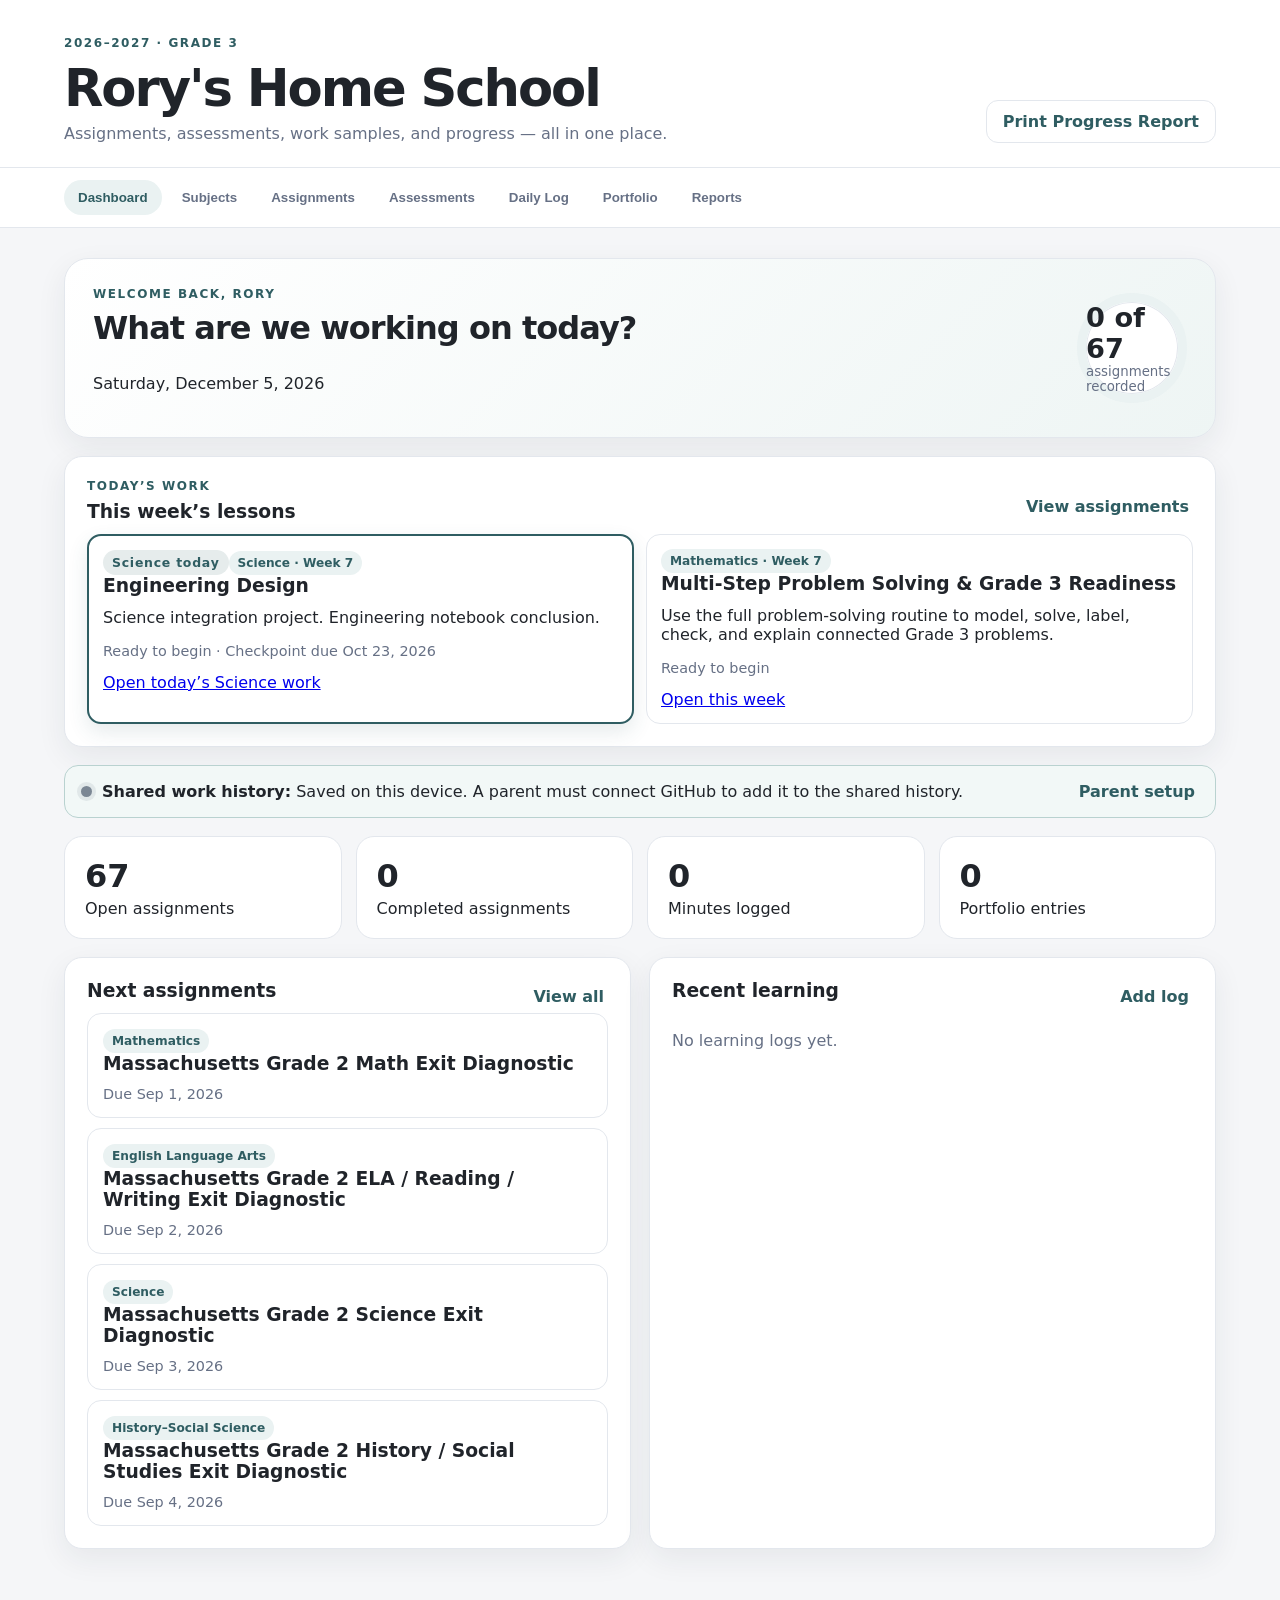
<file: index.html>
<!DOCTYPE html>
<html lang="en">
<head>
  <meta charset="UTF-8">
  <meta name="viewport" content="width=device-width, initial-scale=1.0">
  <title>Rory's Home School</title>
  <link rel="icon" href="favicon.svg" type="image/svg+xml">
  <link rel="stylesheet" href="styles.css">
<link rel="stylesheet" href="ela.css">
<link rel="stylesheet" href="science.css">
<link rel="stylesheet" href="history.css">
<link rel="stylesheet" href="instruction.css?v=20260909a">
</head>
<body>
<header class="site-header">
  <div>
    <p class="eyebrow">2026–2027 · Grade 3</p>
    <h1>Rory's Home School</h1>
    <p class="subtitle">Assignments, assessments, work samples, and progress — all in one place.</p>
  </div>
  <button id="printReportBtn" class="button secondary">Print Progress Report</button>
</header>

<nav class="tabs">
  <button class="tab active" data-view="dashboard">Dashboard</button>
  <button class="tab" data-view="subjects">Subjects</button>
  <button class="tab" data-view="assignments">Assignments</button>
  <button class="tab" data-view="assessments">Assessments</button>
  <button class="tab" data-view="log">Daily Log</button>
  <button class="tab" data-view="portfolio">Portfolio</button>
  <button class="tab" data-view="reports">Reports</button>
</nav>

<main>
<section id="dashboard" class="view active">
  <div class="hero-card">
    <div>
      <p class="eyebrow">Welcome back, Rory</p>
      <h2>What are we working on today?</h2>
      <p id="todayText"></p>
    </div>
    <div class="progress-ring"><span id="overallPercent">0 of 0</span><small>assignments recorded</small></div>
  </div>

  <div class="stats-grid">
    <article class="stat-card"><span class="stat-number" id="dueCount">0</span><span>Open assignments</span></article>
    <article class="stat-card"><span class="stat-number" id="completedCount">0</span><span>Completed assignments</span></article>
    <article class="stat-card"><span class="stat-number" id="minutesCount">0</span><span>Minutes logged</span></article>
    <article class="stat-card"><span class="stat-number" id="portfolioCount">0</span><span>Portfolio entries</span></article>
  </div>

  <div class="two-column">
    <section class="panel">
      <div class="panel-heading"><h3>Next assignments</h3><button class="link-button" data-go="assignments">View all</button></div>
      <div id="nextAssignments" class="stack"></div>
    </section>
    <section class="panel">
      <div class="panel-heading"><h3>Recent learning</h3><button class="link-button" data-go="log">Add log</button></div>
      <div id="recentLogs" class="stack"></div>
    </section>
  </div>
</section>


<section id="subjects" class="view">
  <div class="section-heading">
    <div>
      <p class="eyebrow">California Course of Study</p>
      <h2>Subjects & Topics</h2>
    </div>
  </div>
  <div class="panel standards-note">
    <h3>How this site is organized</h3>
    <p><strong>Instruction from this point forward follows California requirements and standards.</strong> Massachusetts standards are used only for baseline/exit diagnostics to identify what Rory had been taught and mastered before homeschooling began.</p>
  </div>
  <div id="subjectGrid" class="subject-grid"></div>
  <div id="subjectDetail" class="panel subject-detail" hidden></div>
</section>

<section id="assignments" class="view">
  <div class="section-heading">
    <div><p class="eyebrow">Schoolwork</p><h2>Assignments</h2></div>
    <button id="addAssignmentBtn" class="button">+ Add Assignment</button>
  </div>
  <div class="filter-row">
    <select id="subjectFilter">
      <option value="all">All subjects</option><option>English Language Arts</option><option>Mathematics</option>
      <option>Science</option><option>History–Social Science</option><option>Health</option><option>Physical Education</option>
      <option>Fine Arts</option><option>Technology</option>
    </select>
    <select id="statusFilter"><option value="all">All statuses</option><option value="open">Open</option><option value="complete">Complete</option></select>
  </div>
  <div id="assignmentList" class="card-list"></div>
</section>

<section id="assessments" class="view">
  <div class="section-heading"><div><p class="eyebrow">Historical Starting Evidence</p><h2>Completed Baselines & Records</h2></div></div>
  <div class="assessment-intro panel">
    <h3>Assessment phase complete</h3>
    <p>Rory’s completed diagnostics remain here as locked historical starting evidence. Current work is organized in the seven-week California Grade 3 instructional courses, assignments, portfolio, and progress records.</p>
  </div>
  <div id="assessmentList" class="card-list"></div>
</section>

<section id="log" class="view">
  <div class="section-heading"><div><p class="eyebrow">Documentation</p><h2>Daily Learning Log</h2></div></div>
  <form id="logForm" class="panel form-grid">
    <label>Date<input type="date" id="logDate" required></label>
    <label>Subject<select id="logSubject" required>
      <option>English Language Arts</option><option>Mathematics</option><option>Science</option><option>History–Social Science</option>
      <option>Health</option><option>Physical Education</option><option>Fine Arts</option><option>Technology</option>
    </select></label>
    <label>Minutes<input type="number" id="logMinutes" min="1" step="1" required></label>
    <label class="full">What did you work on?<textarea id="logActivity" rows="3" required></textarea></label>
    <label class="full">Notes / what I learned<textarea id="logNotes" rows="3"></textarea></label>
    <div class="full"><button class="button" type="submit">Save Learning Log</button></div>
  </form>
  <div id="logList" class="card-list"></div>
</section>

<section id="portfolio" class="view">
  <div class="section-heading">
    <div><p class="eyebrow">Work Samples</p><h2>Portfolio</h2></div>
    <button id="addPortfolioBtn" class="button">+ Add Work Sample</button>
  </div>
  <p class="section-note">Save a title, description, date, subject, and optional link to a photo, PDF, document, or other work sample.</p>
  <div id="portfolioList" class="card-list"></div>
</section>

<section id="reports" class="view">
  <div class="section-heading"><div><p class="eyebrow">Parent Records</p><h2>Progress Reports</h2></div></div>
  <div class="report-grid">
    <article class="panel"><h3>Current Summary</h3><div id="reportSummary"></div></article>
    <article class="panel">
      <h3>Export Records</h3>
      <p>Export a complete copy of Rory's school record from this browser.</p>
      <div class="button-stack">
        <button id="exportJsonBtn" class="button">Export Full Record (.json)</button>
        <button id="exportCsvBtn" class="button secondary">Export Learning Log (.csv)</button>
      </div>
      <p class="privacy-note"><strong>Backup option:</strong> GitHub work history is managed in the card below. A downloaded export remains useful as an extra family copy.</p>
    </article>
  </div>
</section>
</main>

<dialog id="assignmentDialog">
<form id="assignmentForm" class="dialog-form">
  <div class="dialog-heading"><h2>Add Assignment</h2><button type="button" class="icon-button close-dialog">×</button></div>
  <label>Title<input id="assignmentTitle" required></label>
  <label>Subject<select id="assignmentSubject">
    <option>English Language Arts</option><option>Mathematics</option><option>Science</option><option>History–Social Science</option>
    <option>Health</option><option>Physical Education</option><option>Fine Arts</option><option>Technology</option>
  </select></label>
  <label>Due date<input type="date" id="assignmentDue"></label>
  <label>Description<textarea id="assignmentDescription" rows="4"></textarea></label>
  <label>Resource / assignment link<input type="url" id="assignmentLink" placeholder="https://..."></label>
  <button class="button" type="submit">Save Assignment</button>
</form>
</dialog>

<dialog id="portfolioDialog">
<form id="portfolioForm" class="dialog-form">
  <div class="dialog-heading"><h2>Add Work Sample</h2><button type="button" class="icon-button close-dialog">×</button></div>
  <label>Title<input id="portfolioTitle" required></label>
  <label>Subject<select id="portfolioSubject">
    <option>English Language Arts</option><option>Mathematics</option><option>Science</option><option>History–Social Science</option>
    <option>Health</option><option>Physical Education</option><option>Fine Arts</option><option>Technology</option>
  </select></label>
  <label>Date<input type="date" id="portfolioDate" required></label>
  <label>Description<textarea id="portfolioDescription" rows="4"></textarea></label>
  <label>Evidence link<input type="url" id="portfolioLink" placeholder="https://..."></label>
  <button class="button" type="submit">Save Work Sample</button>
</form>
</dialog>

<script src="portal-config.js"></script>
<script src="storage-resilience.js?v=20260909a"></script>
<script src="github-sync.js?v=20260915a"></script>
<script src="assessment-persistence.js?v=20260909a"></script>
<script src="app.js?v=20260909a"></script>
<script src="portal-extras.js?v=20260909a"></script>
<script src="ela-curriculum.js"></script>
<script src="ela-store.js"></script>
<script src="ela-portal.js?v=20260905"></script>
<script src="science-course.js?v=20260905"></script>
<script src="science-store.js?v=20260905"></script>
<script src="science-portal.js?v=20260909a"></script>
<script src="history-course.js?v=20260905"></script>
<script src="history-store.js?v=20260905"></script>
<script src="history-portal.js?v=20260905"></script>
<script src="math-course.js?v=20260909a"></script>
<script src="instruction-core.js?v=20260909a"></script>
<script src="instruction-portal.js?v=20260909a"></script>
</body>
</html>
</file>
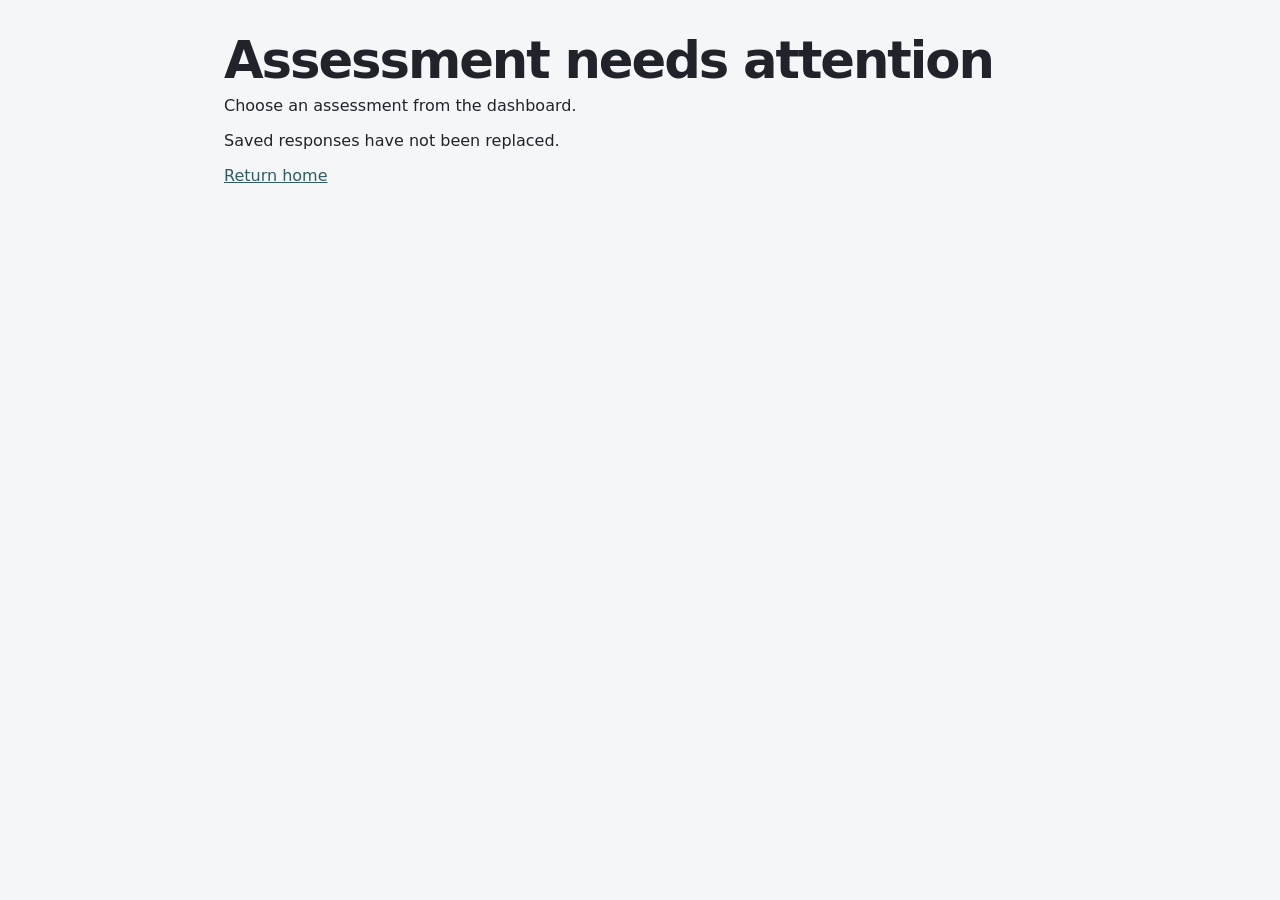
<file: diagnostic.html>
<!doctype html><html lang="en"><head><link rel="icon" href="favicon.svg" type="image/svg+xml"><meta charset="utf-8"><meta name="viewport" content="width=device-width,initial-scale=1"><title>Baseline Assessment · Rory</title><link rel="stylesheet" href="styles.css"><link rel="stylesheet" href="diagnostic.css"></head><body><main id="diagnostic" class="diagnostic-main"><p>Loading assessment…</p></main><script src="portal-config.js"></script><script src="storage-resilience.js?v=20260909a"></script><script src="github-sync.js?v=20260915a"></script><script src="assessment-persistence.js?v=20260909a"></script><script src="diagnostic.js?v=20260905"></script></body></html>
</file>
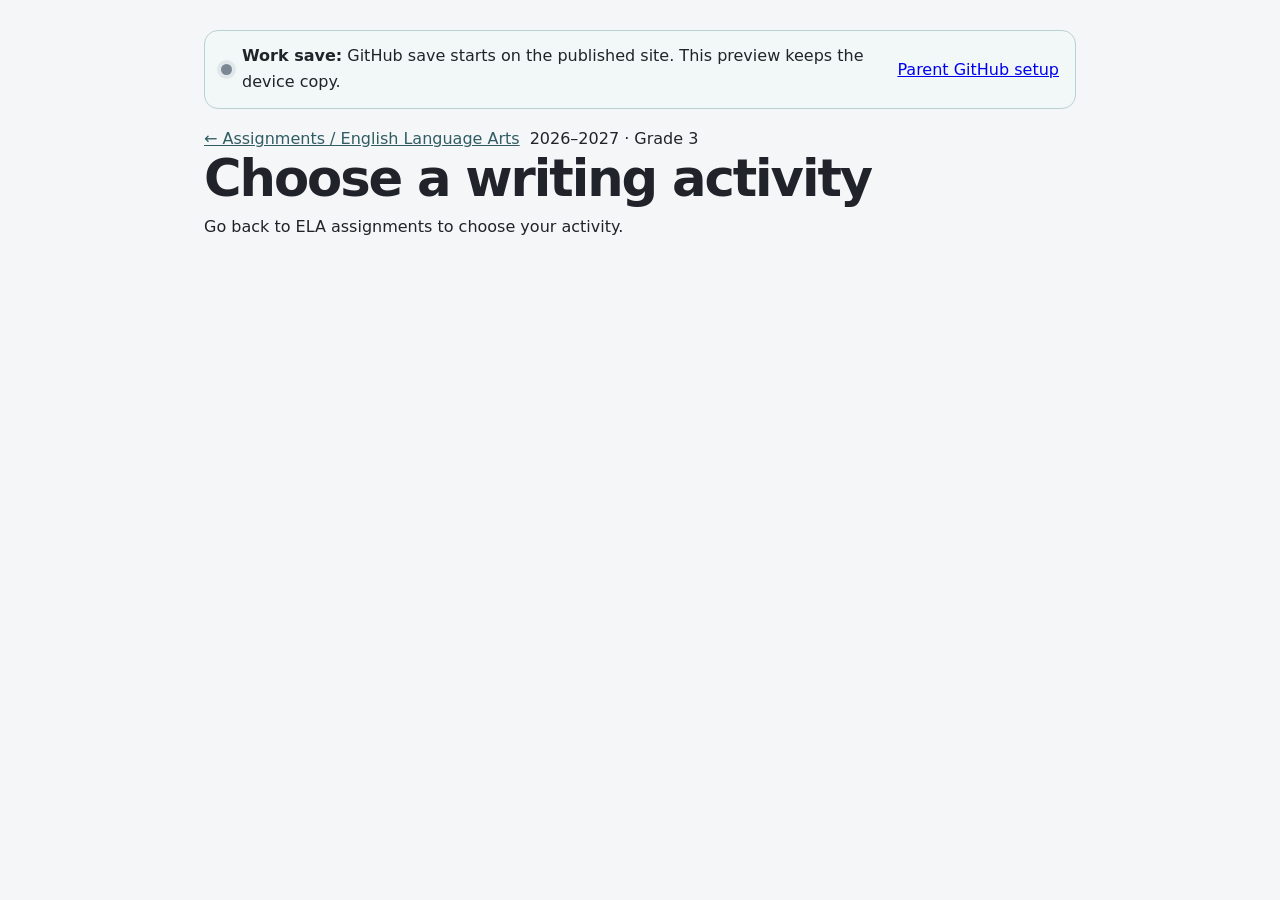
<file: ela.html>
<!doctype html><html lang="en"><head><link rel="icon" href="favicon.svg" type="image/svg+xml"><meta charset="utf-8"><meta name="viewport" content="width=device-width,initial-scale=1"><title>My Writing Workshop · Rory</title><link rel="stylesheet" href="styles.css"><link rel="stylesheet" href="ela.css"></head><body><main class="ela-main"><nav class="ela-toolbar no-print"><a href="index.html#ela">← Assignments / English Language Arts</a><span>2026–2027 · Grade 3</span></nav><div id="ela-app"></div></main><script src="portal-config.js"></script><script src="storage-resilience.js?v=20260909a"></script><script src="github-sync.js?v=20260915a"></script><script src="ela-curriculum.js"></script><script src="ela-store.js"></script><script src="ela-student.js"></script></body></html>
</file>
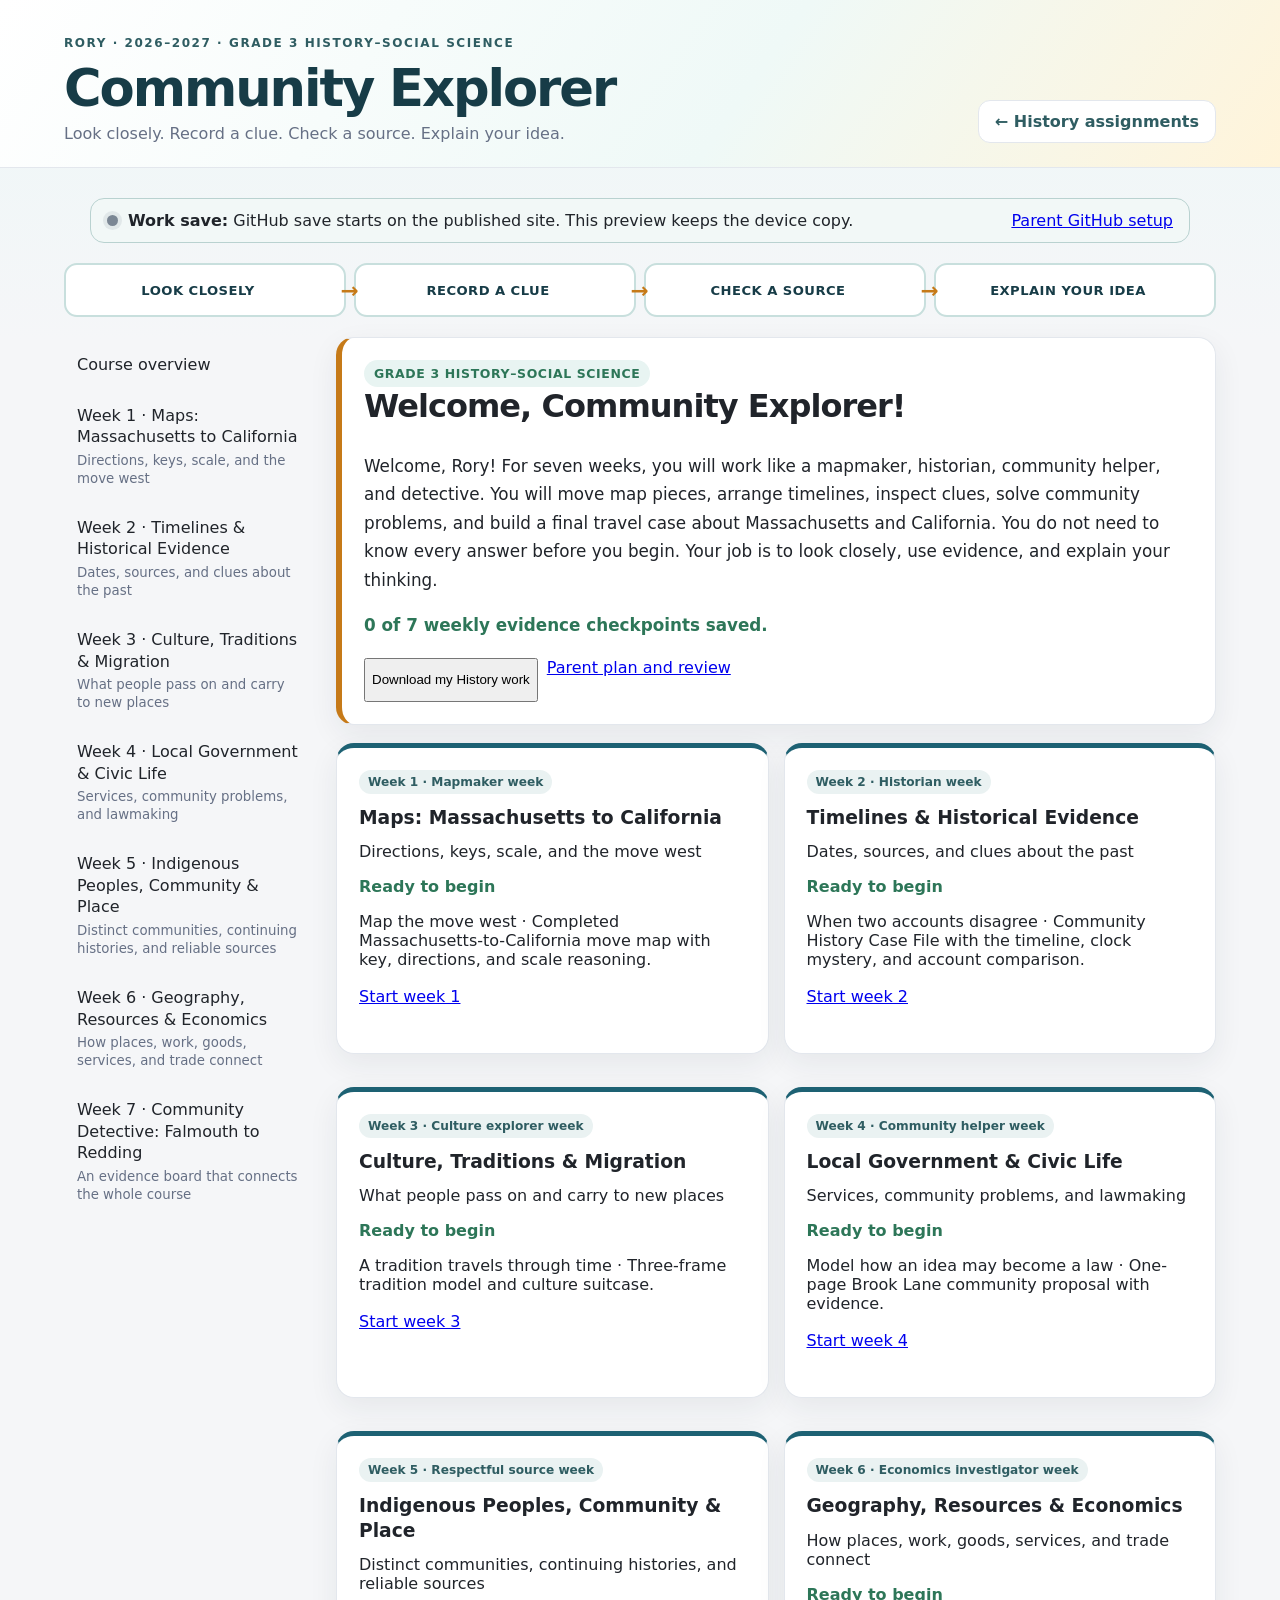
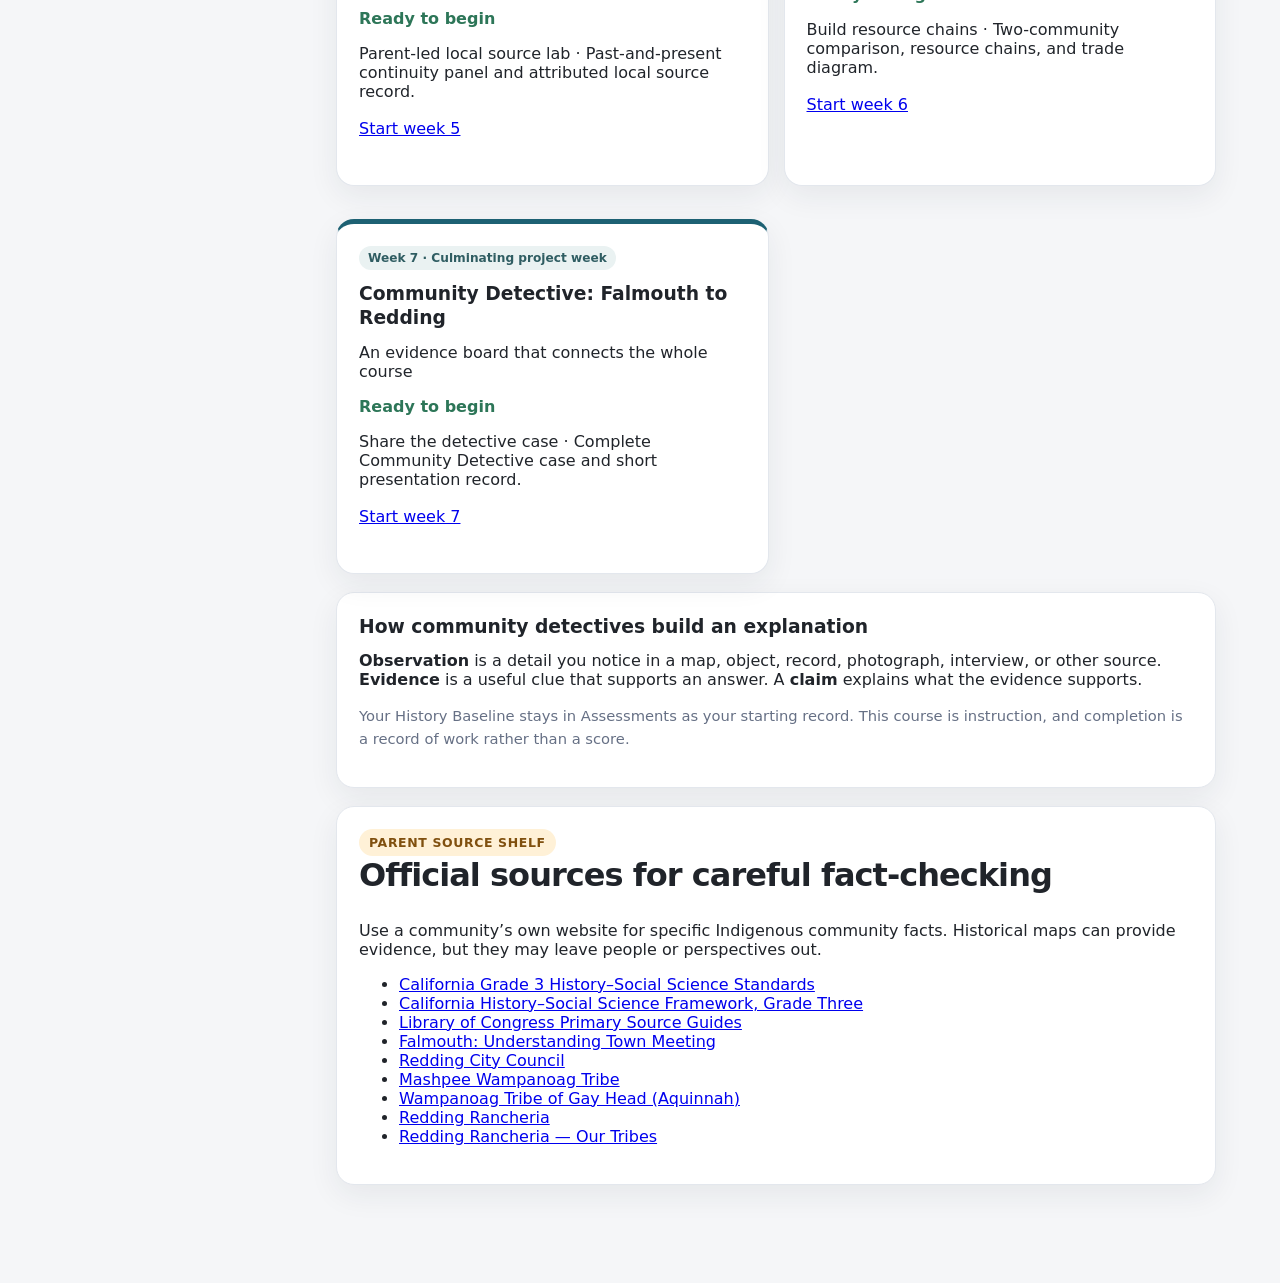
<file: history.html>
<!doctype html>
<html lang="en"><head><link rel="icon" href="favicon.svg" type="image/svg+xml"><meta charset="utf-8"><meta name="viewport" content="width=device-width,initial-scale=1"><title>Community Explorer · Rory’s Grade 3 History Course</title><meta name="description" content="Seven weeks of hands-on Grade 3 history and social science through maps, sources, community problems, and evidence."><link rel="stylesheet" href="styles.css"><link rel="stylesheet" href="history.css"></head>
<body class="history-page"><header class="site-header"><div><p class="eyebrow">Rory · 2026–2027 · Grade 3 History–Social Science</p><h1>Community Explorer</h1><p class="subtitle">Look closely. Record a clue. Check a source. Explain your idea.</p></div><a class="button secondary" href="index.html#history">← History assignments</a></header>
<main><div id="history-error" class="history-alert" role="alert" hidden></div><section id="history-app"><p>Opening the seven-week History course…</p></section></main>
<script src="portal-config.js"></script><script src="storage-resilience.js?v=20260909a"></script><script src="github-sync.js?v=20260915a"></script><script src="history-course.js?v=20260905"></script><script src="history-store.js?v=20260905"></script><script src="history-student.js?v=20260905"></script></body></html>
</file>
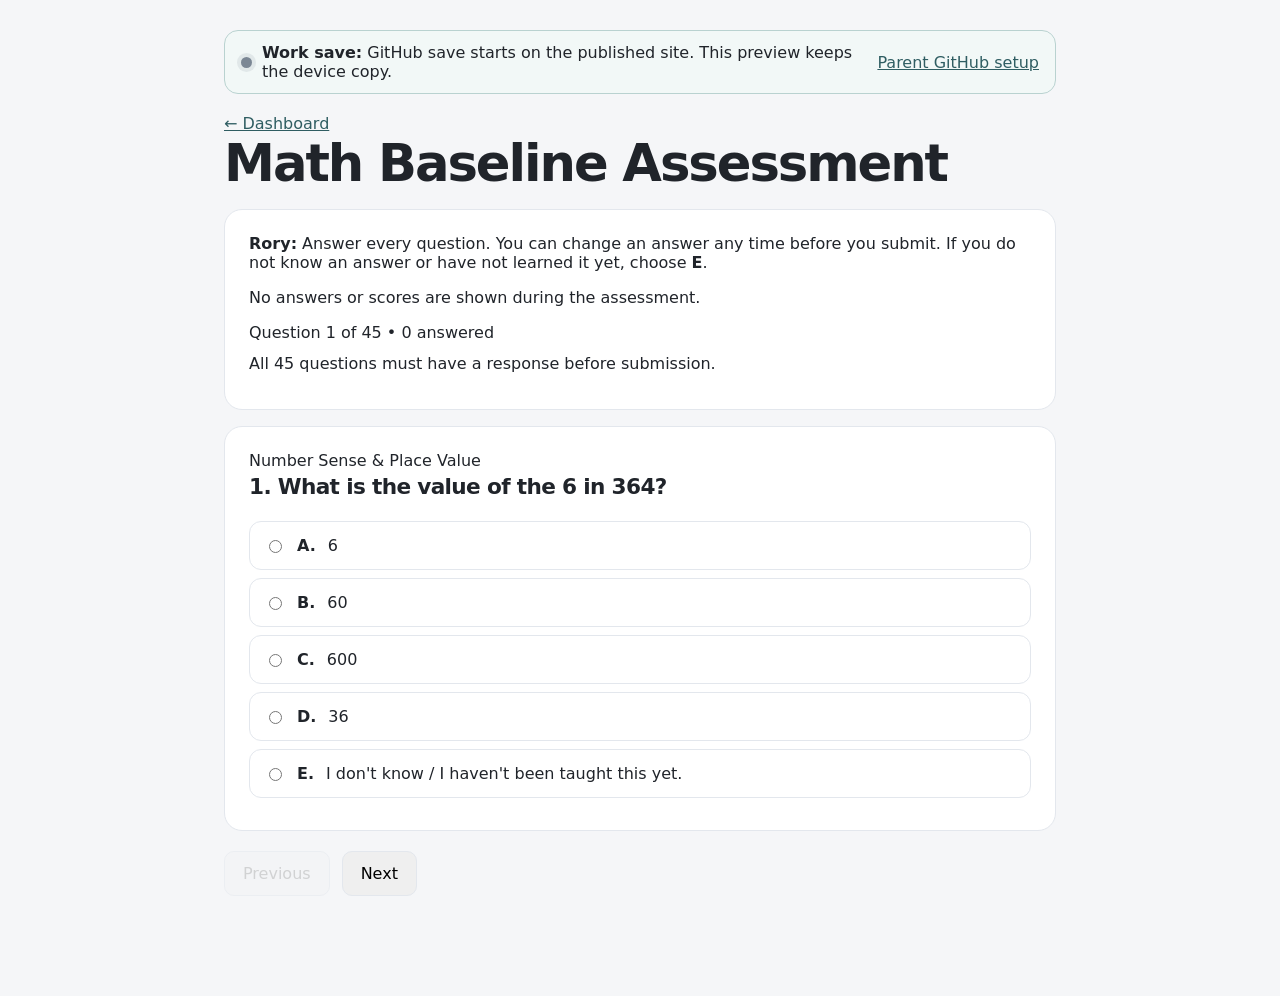
<file: math-assessment.html>
<!doctype html><html><head><link rel="icon" href="favicon.svg" type="image/svg+xml"><meta charset="utf-8"><meta name="viewport" content="width=device-width,initial-scale=1"><title>Rory — Math Baseline</title><link rel="stylesheet" href="styles.css"><link rel="stylesheet" href="diagnostic.css"></head><body><main class="wrap"><a href="index.html">← Dashboard</a><h1>Math Baseline Assessment</h1><div class="card"><p><strong>Rory:</strong> Answer every question. You can change an answer any time before you submit. If you do not know an answer or have not learned it yet, choose <strong>E</strong>.</p><p>No answers or scores are shown during the assessment.</p><div id="progress" class="progress"></div><div id="notice" class="status"></div></div><div id="question"></div><div class="nav"><button id="prev" class="secondary">Previous</button><button id="next">Next</button><button id="submit" class="hidden">Submit Assessment</button></div><div id="missing" class="status warning hidden"></div><section id="done" class="card hidden"><h2>Assessment submitted.</h2><p>Your responses have been saved. Please tell a parent.</p></section></main><script src="portal-config.js"></script><script src="storage-resilience.js?v=20260909a"></script><script src="github-sync.js?v=20260915a"></script><script src="assessment-persistence.js?v=20260909a"></script><script src="math-assessment.js?v=20260905"></script></body></html>
</file>
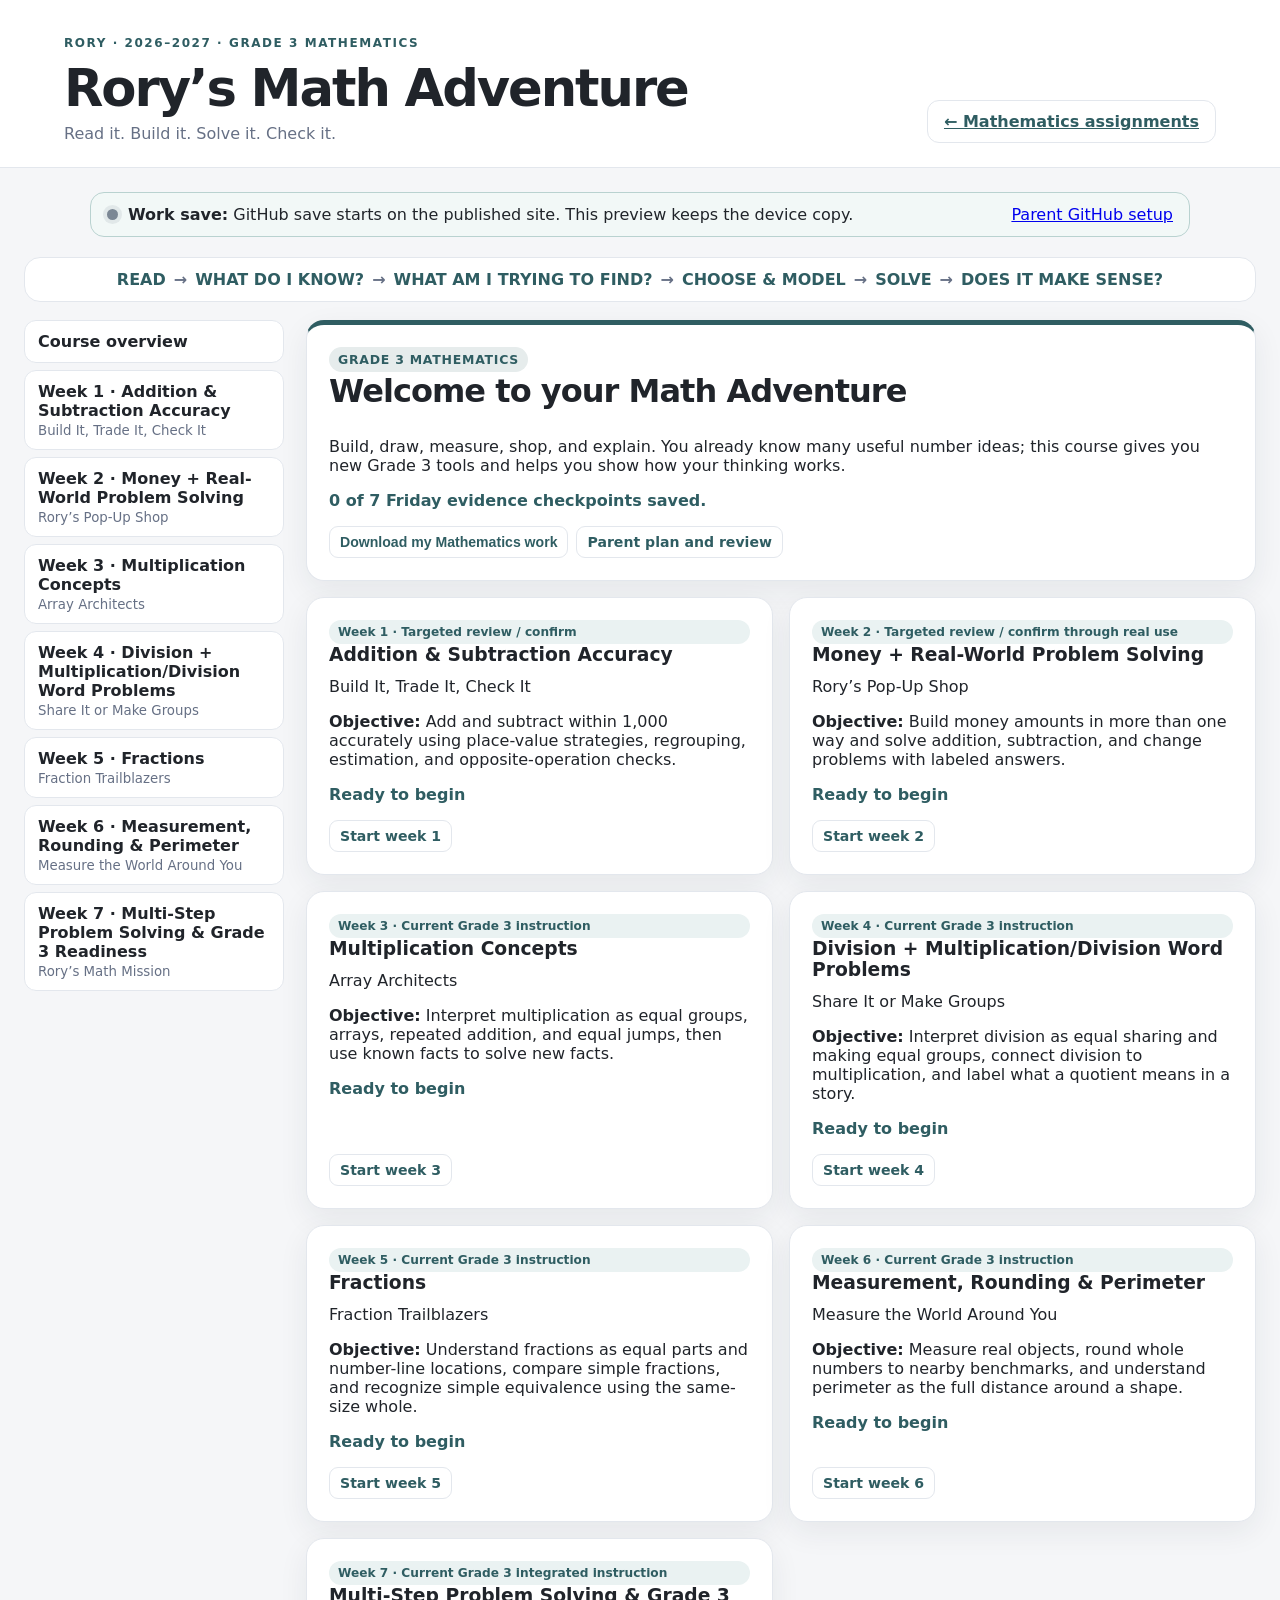
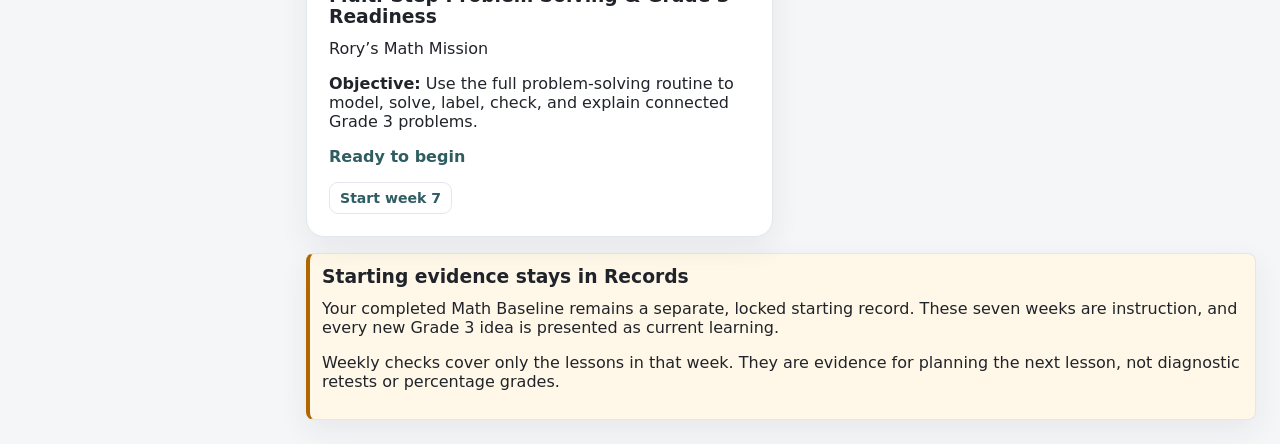
<file: math.html>
<!doctype html>
<html lang="en"><head><meta charset="utf-8"><meta name="viewport" content="width=device-width,initial-scale=1"><title>Rory’s Seven-Week Math Adventure</title><link rel="icon" href="favicon.svg" type="image/svg+xml"><meta name="description" content="Seven weeks of hands-on Grade 3 mathematics through models, real problems, checks, and explanations."><link rel="stylesheet" href="styles.css"><link rel="stylesheet" href="instruction.css?v=20260909a"></head>
<body class="instruction-page" data-course="rory-math-2026"><header class="site-header"><div><p class="eyebrow">Rory · 2026–2027 · Grade 3 Mathematics</p><h1>Rory’s Math Adventure</h1><p class="subtitle">Read it. Build it. Solve it. Check it.</p></div><a class="button secondary" href="index.html#math">← Mathematics assignments</a></header>
<main><div id="instruction-error" class="instruction-error" role="alert" hidden></div><section id="instruction-app"><p>Opening the seven-week Mathematics course…</p></section></main>
<script src="portal-config.js"></script><script src="storage-resilience.js?v=20260909a"></script><script src="github-sync.js?v=20260915a"></script><script src="math-course.js?v=20260909a"></script><script src="instruction-core.js?v=20260909a"></script><script src="instruction-student.js?v=20260909a"></script></body></html>
</file>
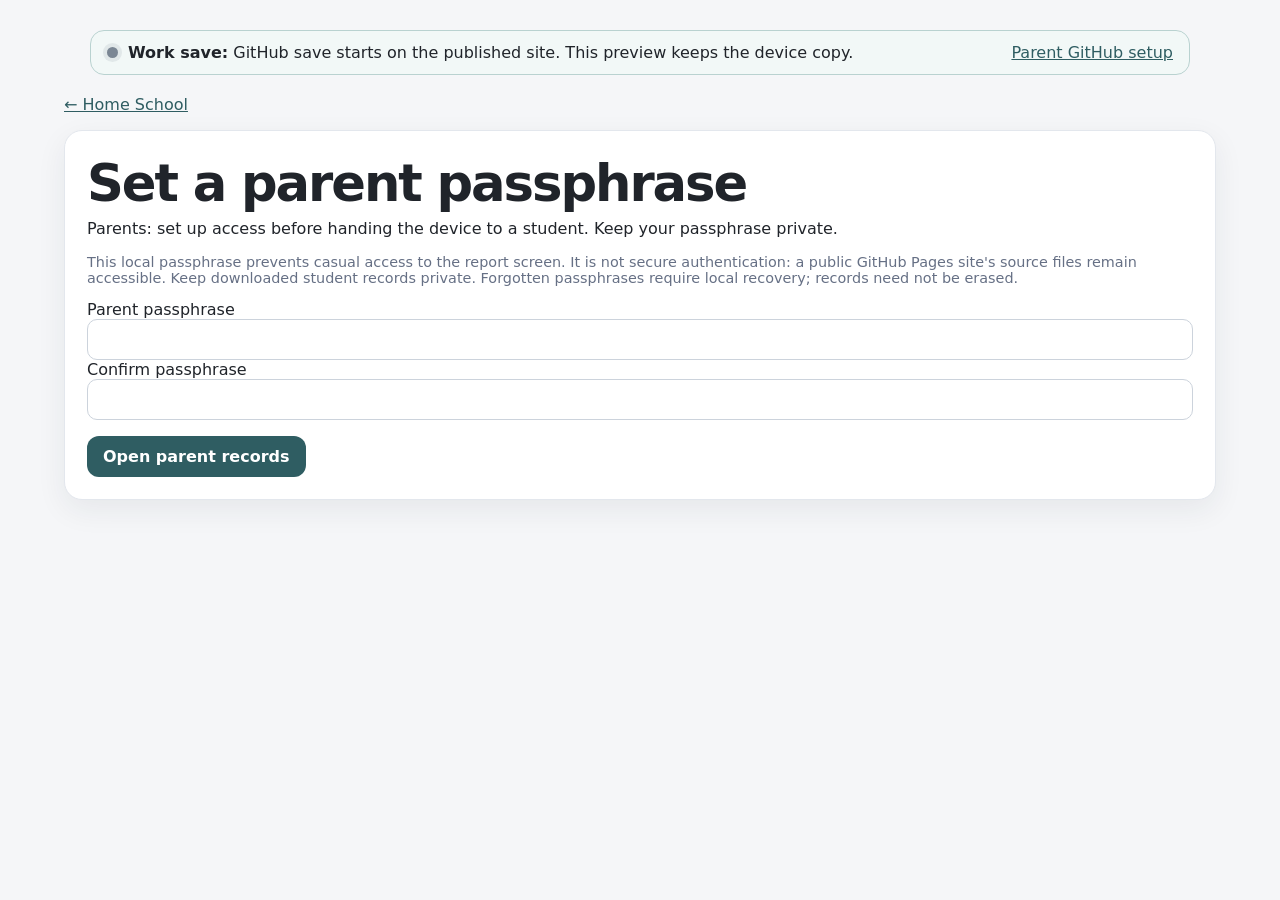
<file: parent.html>
<!doctype html><html lang="en"><head><meta charset="utf-8"><meta name="viewport" content="width=device-width,initial-scale=1"><title>Parent Diagnostic Reports · Rory</title><link rel="icon" href="favicon.svg" type="image/svg+xml"><link rel="stylesheet" href="styles.css"><link rel="stylesheet" href="diagnostic.css"><link rel="stylesheet" href="ela.css"><link rel="stylesheet" href="science.css"><link rel="stylesheet" href="history.css"><link rel="stylesheet" href="instruction.css?v=20260909a"></head><body><main class="parent-main">
<p class="no-print"><a href="index.html">← Home School</a></p>
<section id="gate" class="panel"><h1 id="gate-title">Parent reports</h1><p>Parents: set up access before handing the device to a student. Keep your passphrase private.</p><p class="privacy-note">This local passphrase prevents casual access to the report screen. It is not secure authentication: a public GitHub Pages site's source files remain accessible. Keep downloaded student records private. Forgotten passphrases require local recovery; records need not be erased.</p><form id="unlock"><label>Parent passphrase<input type="password" id="parent-pass" minlength="8" required></label><label id="setup-confirm">Confirm passphrase<input type="password" id="confirm-pass" autocomplete="new-password"></label><p id="gate-status" role="status"></p><button class="button">Open parent records</button></form></section>
<div id="parent-content" hidden><h1 id="parent-name"></h1><p class="notice">These are brief diagnostic samples, not standardized tests or a school placement determination. A wrong answer does not prove missing instruction or a misconception. Confirm findings with work samples, discussion, and prior school records.</p>
<div class="actions no-print"><button id="refresh-parent">Refresh results</button><button id="export-report">Export bridge report (.json)</button><button id="export-items">Export item evidence (.csv)</button><button id="export-all">Export complete record (.json)</button><button id="print-parent">Print parent report</button><button id="lock-parent">Lock parent area</button></div>
<section class="panel"><h2>Assessment completion</h2><ul id="completion"></ul><label>Parent context: instructional history, school records, assistance, and destination school sequence<textarea id="context" class="no-print" rows="4"></textarea></label><p id="context-print" class="print-only text-response"></p><p>Science readiness is aligned to California Grade 3 CA NGSS performance expectations. Use Rory’s actual destination school sequence and local phenomena when planning instruction.</p></section>
<section id="assessment-recovery" class="panel"></section><section id="reading-followup" class="panel"></section>
<section id="ela-parent" class="panel"></section><section id="science-parent" class="panel"></section><section id="history-parent" class="panel"></section>
<section id="rory-math-parent" class="panel" data-instruction-parent="rory-math-2026"></section>
<div id="highlights" class="report-grid"></div><section id="bridge" class="panel parent-domain"></section><h2>Findings by subject, domain, and diagnostic band</h2><p>A: prerequisites · B: Massachusetts exit · C: California readiness/reach · T: sequence transition. HIGH: immediate foundation/bridge · MEDIUM: reinforce · LOW: monitor · REACH: introduce through current instruction.</p><p>“Secure evidence” is a provisional planning label requiring at least three scored items and at least 80% correct within a domain and band. It does not certify full mastery. Incorrect responses are possible misconceptions requiring explanation and confirmation.</p><div id="domains"></div><h2>Independent writing review</h2><div id="writing-reviews"></div>
<section class="panel no-print"><h2>Restore a backup</h2><p>Import a complete record export for this student. The merge preserves current records and attempts when IDs match. GitHub history is the shared copy; exports remain available as an extra family backup.</p><label>Complete record or ELA work JSON<input id="restore-file" type="file" accept="application/json,.json"></label></section>
</div></main><script src="portal-config.js"></script><script src="storage-resilience.js?v=20260909a"></script><script src="github-sync.js?v=20260915a"></script><script src="assessment-persistence.js?v=20260909a"></script><script src="ela-curriculum.js"></script><script src="ela-store.js"></script><script src="ela-prompts.parent.js"></script><script src="ela-parent.js"></script><script src="reading-review.js"></script><script src="science-course.js?v=20260905"></script><script src="science-store.js?v=20260905"></script><script src="science-parent.js?v=20260905"></script><script src="history-course.js?v=20260905"></script><script src="history-store.js?v=20260905"></script><script src="history-parent.js?v=20260905"></script><script src="math-course.js?v=20260909a"></script><script src="instruction-core.js?v=20260909a"></script><script src="instruction-parent.js?v=20260909a"></script><script src="parent.js?v=20260909a"></script></body></html>
</file>
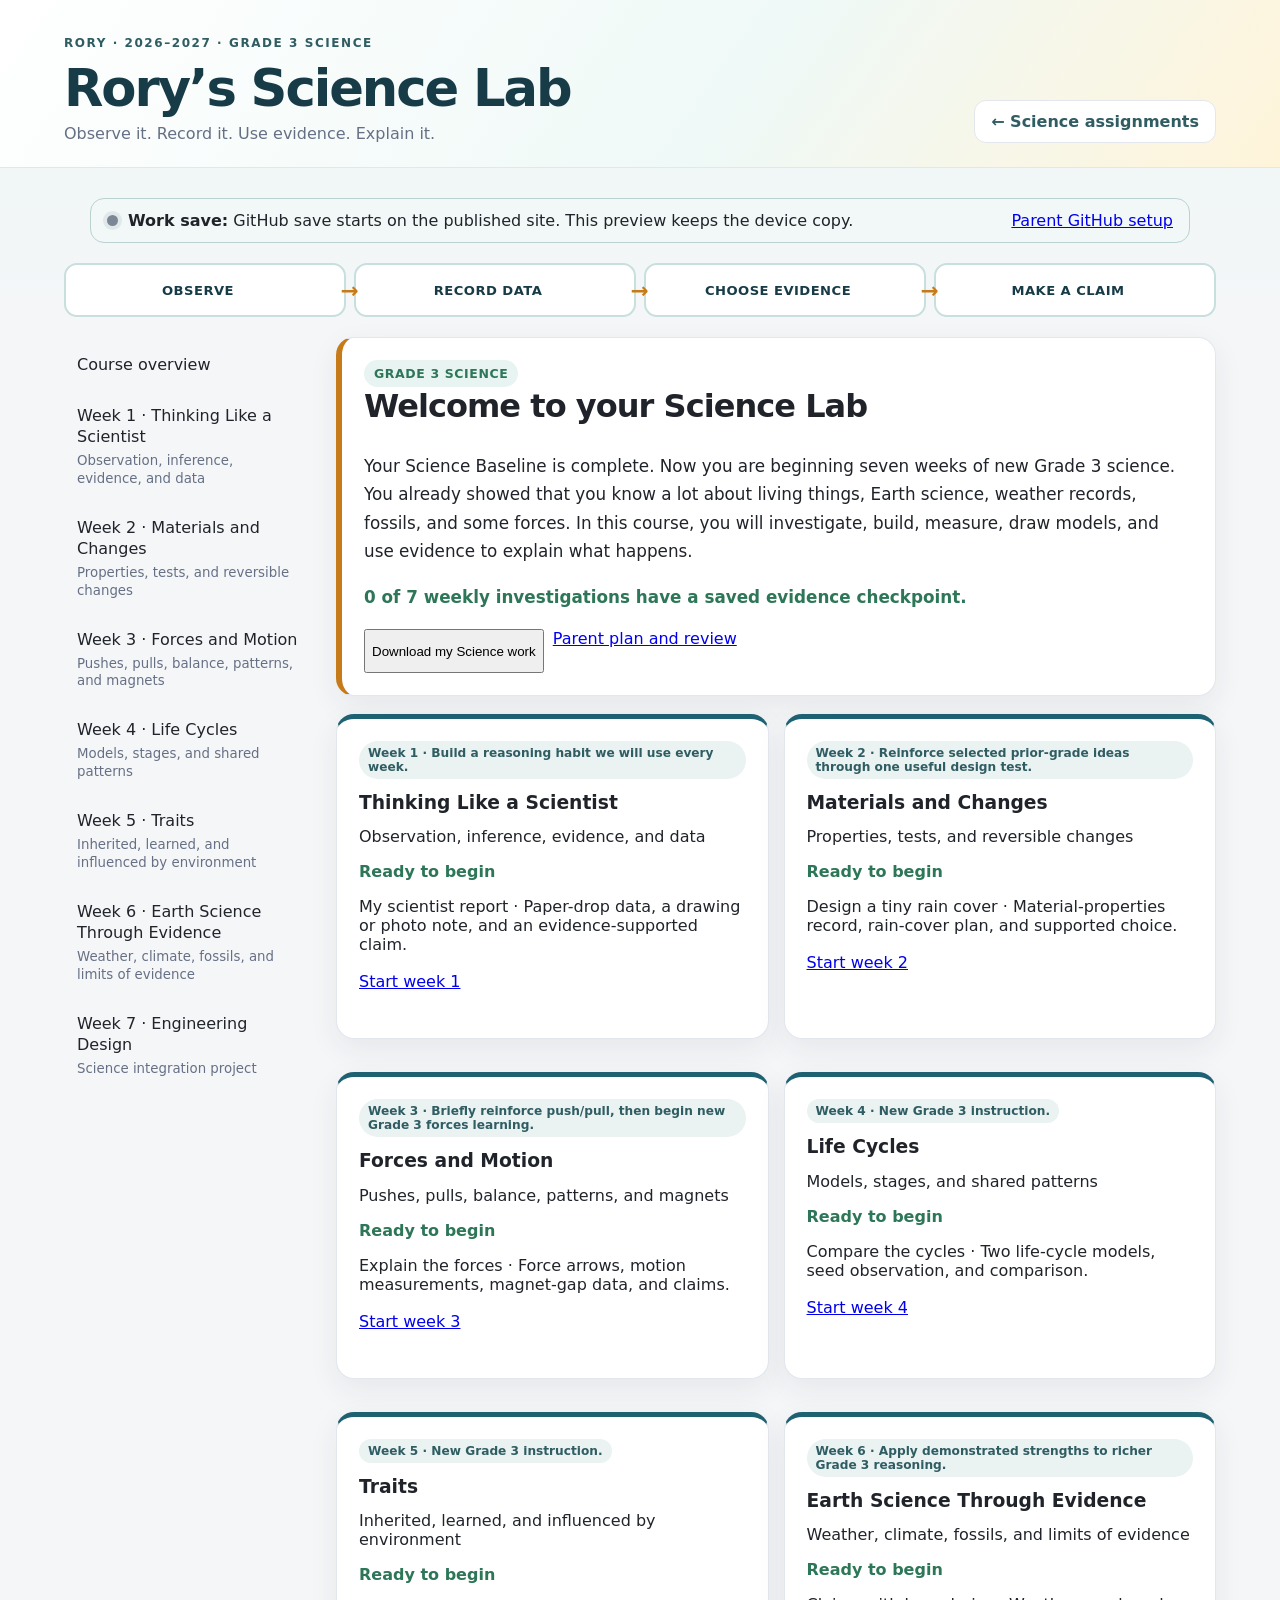
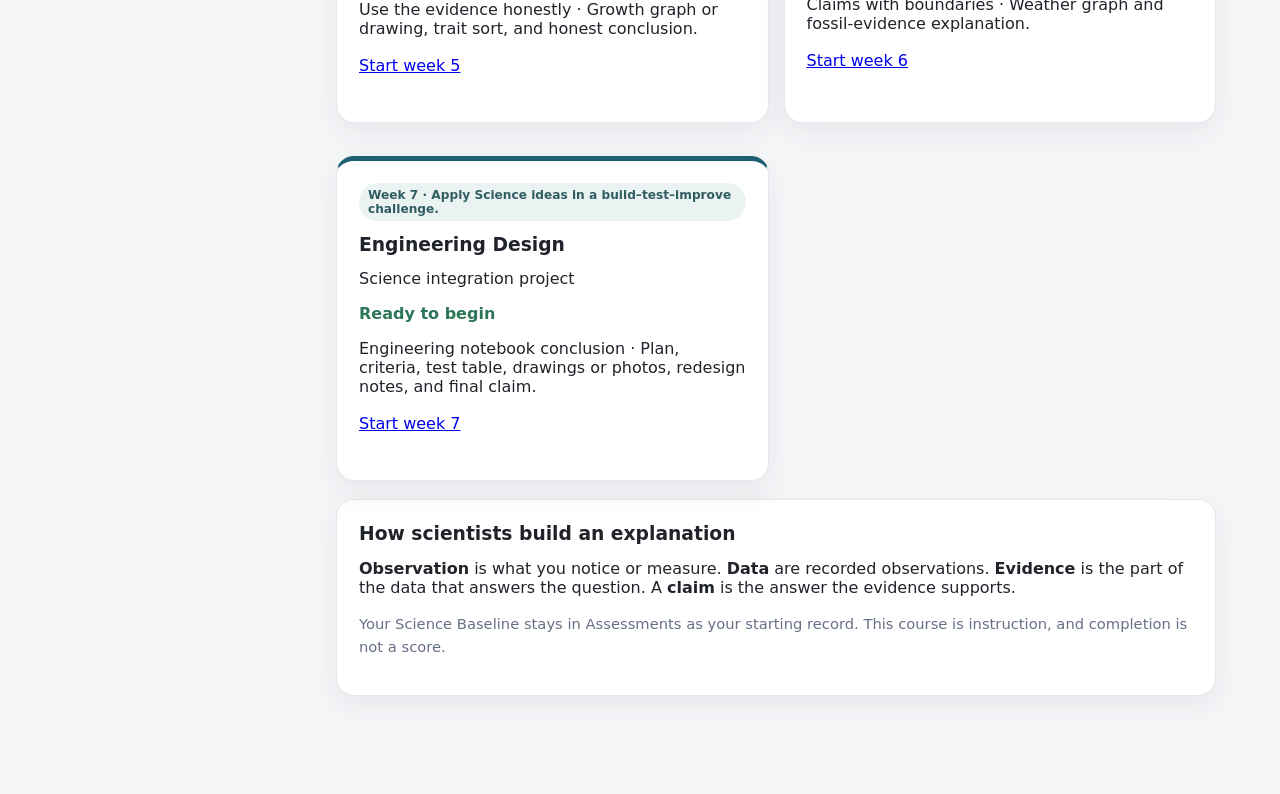
<file: science.html>
<!doctype html>
<html lang="en"><head><link rel="icon" href="favicon.svg" type="image/svg+xml"><meta charset="utf-8"><meta name="viewport" content="width=device-width,initial-scale=1"><title>Rory’s Seven-Week Science Lab</title><meta name="description" content="Seven weeks of hands-on Grade 3 science: observe, record data, choose evidence, and make a claim."><link rel="stylesheet" href="styles.css"><link rel="stylesheet" href="science.css"></head>
<body class="science-page"><header class="site-header"><div><p class="eyebrow">Rory · 2026–2027 · Grade 3 Science</p><h1>Rory’s Science Lab</h1><p class="subtitle">Observe it. Record it. Use evidence. Explain it.</p></div><a class="button secondary" href="index.html#science">← Science assignments</a></header>
<main><div id="science-error" class="science-alert" role="alert" hidden></div><section id="science-app"><p>Opening the seven-week Science course…</p></section></main>
<script src="portal-config.js"></script><script src="storage-resilience.js?v=20260909a"></script><script src="github-sync.js?v=20260915a"></script><script src="science-course.js?v=20260905"></script><script src="science-store.js?v=20260905"></script><script src="science-student.js?v=20260905"></script></body></html>
</file>
<file: styles.css>
:root{--bg:#f5f6f8;--surface:#fff;--text:#20242a;--muted:#667085;--line:#e3e7ed;--accent:#2f5d62;--accent-soft:#eaf2f2;--success:#2f7a4d;--shadow:0 10px 30px rgba(31,41,55,.07);font-family:Inter,system-ui,-apple-system,BlinkMacSystemFont,"Segoe UI",sans-serif}
*{box-sizing:border-box}body{margin:0;background:var(--bg);color:var(--text)}.site-header{padding:36px clamp(20px,5vw,72px) 24px;display:flex;justify-content:space-between;align-items:end;gap:24px;background:var(--surface);border-bottom:1px solid var(--line)}
h1,h2,h3,p{margin-top:0}h1{margin-bottom:6px;font-size:clamp(2rem,4vw,3.3rem);letter-spacing:-.04em}h2{font-size:2rem;letter-spacing:-.03em}h3{margin-bottom:12px}.subtitle,.section-note{color:var(--muted);margin-bottom:0}.eyebrow{text-transform:uppercase;letter-spacing:.13em;font-size:.75rem;font-weight:800;color:var(--accent);margin-bottom:8px}
.tabs{position:sticky;top:0;z-index:10;display:flex;gap:6px;overflow-x:auto;padding:12px clamp(20px,5vw,72px);background:rgba(255,255,255,.94);border-bottom:1px solid var(--line);backdrop-filter:blur(12px)}.tab{border:0;background:transparent;padding:10px 14px;border-radius:999px;font-weight:700;cursor:pointer;color:var(--muted);white-space:nowrap}.tab.active{background:var(--accent-soft);color:var(--accent)}
main{padding:30px clamp(20px,5vw,72px) 80px;max-width:1500px;margin:auto}.view{display:none}.view.active{display:block}.hero-card{background:linear-gradient(135deg,#fff,#eef5f4);border:1px solid var(--line);border-radius:24px;padding:28px;display:flex;align-items:center;justify-content:space-between;gap:24px;box-shadow:var(--shadow)}.progress-ring{width:110px;height:110px;min-width:110px;border-radius:50%;display:grid;place-items:center;align-content:center;background:var(--surface);border:9px solid var(--accent-soft);box-shadow:inset 0 0 0 1px var(--line)}.progress-ring span{font-size:1.7rem;font-weight:850}.progress-ring small{color:var(--muted)}
.stats-grid{display:grid;grid-template-columns:repeat(4,1fr);gap:14px;margin:18px 0}.stat-card{background:var(--surface);border:1px solid var(--line);border-radius:18px;padding:20px}.stat-number{display:block;font-size:2rem;font-weight:850;margin-bottom:4px}.two-column,.report-grid{display:grid;grid-template-columns:1fr 1fr;gap:18px}.panel{background:var(--surface);border:1px solid var(--line);border-radius:18px;padding:22px;box-shadow:var(--shadow)}.panel-heading,.section-heading{display:flex;align-items:center;justify-content:space-between;gap:18px}.section-heading{margin-bottom:18px}.section-heading h2{margin-bottom:0}
.stack{display:grid;gap:10px}.mini-card,.record-card{border:1px solid var(--line);border-radius:14px;padding:15px;background:#fff}.record-card{padding:18px}.record-top{display:flex;align-items:start;justify-content:space-between;gap:16px}.record-card h3{margin-bottom:7px}.meta{color:var(--muted);font-size:.9rem}.badge{display:inline-block;padding:5px 9px;border-radius:999px;background:var(--accent-soft);color:var(--accent);font-size:.76rem;font-weight:800}.badge.complete{background:#e8f5ec;color:var(--success)}.card-list{display:grid;gap:13px}.button,.link-button,.icon-button{font:inherit;cursor:pointer}.button{border:0;border-radius:12px;padding:11px 16px;background:var(--accent);color:white;font-weight:800}.button.secondary{background:white;color:var(--accent);border:1px solid var(--line)}.link-button{border:0;background:transparent;color:var(--accent);font-weight:800;padding:4px}.icon-button{border:0;background:transparent;font-size:1.6rem}
.filter-row{display:flex;gap:10px;margin-bottom:16px}select,input,textarea{width:100%;border:1px solid #ccd3dc;border-radius:10px;padding:10px 11px;font:inherit;background:white}.filter-row select{width:auto;min-width:180px}.form-grid{display:grid;grid-template-columns:1fr 1fr 1fr;gap:14px;margin-bottom:18px}.form-grid label,.dialog-form label{display:grid;gap:7px;font-weight:700;font-size:.92rem}.full{grid-column:1/-1}dialog{width:min(560px,92vw);border:0;border-radius:18px;padding:0;box-shadow:0 24px 70px rgba(0,0,0,.22)}dialog::backdrop{background:rgba(26,30,36,.45)}.dialog-form{padding:22px;display:grid;gap:14px}.dialog-heading{display:flex;justify-content:space-between;align-items:center}.dialog-heading h2{margin:0}.button-stack{display:grid;gap:10px}.privacy-note{color:var(--muted);font-size:.9rem;margin-top:16px}.actions{display:flex;flex-wrap:wrap;gap:8px;margin-top:13px}.actions button,.actions a{border:1px solid var(--line);border-radius:9px;padding:7px 10px;background:white;color:var(--accent);font-weight:750;text-decoration:none;cursor:pointer;font-size:.88rem}.empty{color:var(--muted);padding:18px 0}.report-table{width:100%;border-collapse:collapse}.report-table th,.report-table td{text-align:left;padding:8px;border-bottom:1px solid var(--line)}
@media(max-width:850px){.site-header{align-items:start;flex-direction:column}.stats-grid{grid-template-columns:1fr 1fr}.two-column,.report-grid{grid-template-columns:1fr}.form-grid{grid-template-columns:1fr}.hero-card{align-items:start}}@media(max-width:520px){.stats-grid{grid-template-columns:1fr}.hero-card{flex-direction:column}.filter-row{flex-direction:column}.filter-row select{width:100%}}@media print{.site-header button,.tabs,.section-heading .button,.actions,#exportJsonBtn,#exportCsvBtn{display:none!important}body{background:white}main{max-width:none;padding:20px}.view{display:none!important}#reports.view{display:block!important}.panel{box-shadow:none;break-inside:avoid}}

.subject-grid{display:grid;grid-template-columns:repeat(3,minmax(0,1fr));gap:14px;margin:18px 0}
.subject-card{background:var(--surface);border:1px solid var(--line);border-radius:18px;padding:18px;text-align:left;cursor:pointer;box-shadow:var(--shadow);min-width:0}
.subject-card:hover{border-color:#aab8c2}.subject-card h3{margin:8px 0 7px}.subject-card p{color:var(--muted);font-size:.92rem;margin-bottom:0}
.subject-detail{margin-top:18px}.topic-list{display:grid;grid-template-columns:repeat(2,minmax(0,1fr));gap:8px 18px;padding-left:18px}
.standards-note{border-left:5px solid var(--accent)}
@media(max-width:900px){.subject-grid{grid-template-columns:repeat(2,minmax(0,1fr))}}
@media(max-width:580px){.subject-grid{grid-template-columns:1fr}.topic-list{grid-template-columns:1fr}}

/* Shared GitHub work history */
.github-sync-strip,.github-sync-page-status{display:flex;align-items:center;gap:10px;border:1px solid #b9d2d0;background:#f2f8f7;border-radius:14px;padding:12px 16px;margin:14px 0;color:var(--text)}
.github-sync-strip p,.github-sync-page-status p{margin:0;flex:1}
.github-sync-page-status{max-width:1100px;margin:0 auto 20px}
.github-sync-dot{width:11px;height:11px;border-radius:999px;background:#7b8794;box-shadow:0 0 0 4px rgba(123,135,148,.14);flex:0 0 auto}
.github-sync-strip:has([data-state="saved"]) .github-sync-dot,.github-sync-page-status:has([data-state="saved"]) .github-sync-dot{background:var(--success);box-shadow:0 0 0 4px rgba(47,122,77,.14)}
.github-sync-strip:has([data-state="working"]) .github-sync-dot,.github-sync-page-status:has([data-state="working"]) .github-sync-dot{background:#aa6b10;box-shadow:0 0 0 4px rgba(170,107,16,.14)}
.github-sync-strip:has([data-state="needs-attention"]) .github-sync-dot,.github-sync-page-status:has([data-state="needs-attention"]) .github-sync-dot{background:#b42318;box-shadow:0 0 0 4px rgba(180,35,24,.14)}
.github-sync-card{border-top:5px solid var(--accent)}
.github-sync-callout{border-radius:10px;padding:12px;background:#f3f5f7;border:1px solid var(--line)}
.github-sync-callout[data-state="saved"]{background:#edf8f1;border-color:#abd5ba;color:#245f3d}
.github-sync-callout[data-state="working"]{background:#fff7e8;border-color:#e9c982;color:#714b0b}
.github-sync-callout[data-state="needs-attention"]{background:#fff0ef;border-color:#e5aaa5;color:#8d2119}
.github-sync-connected{font-weight:700;color:var(--muted)}
.github-sync-remember{display:flex;align-items:center;gap:8px;font-weight:700;margin:4px 0 10px}.github-sync-remember input{width:auto}
.github-sync-token-row{display:grid;grid-template-columns:minmax(220px,1fr) auto;gap:12px;align-items:end;margin:14px 0}
.github-sync-token-row label{display:grid;gap:6px;font-weight:700}
.github-sync-token-row input{width:100%;border:1px solid #c9d0d9;border-radius:9px;padding:11px;font:inherit;background:#fff;color:var(--text)}
.github-sync-actions{align-items:center;flex-wrap:wrap}
.github-sync-conflict{margin-top:16px;padding:14px;border:2px solid #d39b96;border-radius:12px;background:#fff5f4}
.github-sync-conflict p{margin-bottom:10px}
.github-sync-card details{margin-top:18px}
.github-sync-card summary{cursor:pointer;font-weight:750;color:var(--accent)}
.github-sync-card li+li{margin-top:6px}
@media(max-width:680px){.github-sync-token-row{grid-template-columns:1fr}.github-sync-strip,.github-sync-page-status{align-items:flex-start;flex-wrap:wrap}.github-sync-strip .link-button,.github-sync-page-status a{margin-left:21px}}
@media print{.github-sync-strip,.github-sync-page-status,.github-sync-card{display:none!important}}
</file>
<file: ela.css>
.ela-main{max-width:1000px}.ela-meta{display:flex;flex-wrap:wrap;gap:8px;margin:12px 0 20px}.ela-main p,.ela-main li{line-height:1.65}.ela-main li{margin-bottom:9px}.ela-main label{display:block;font-weight:650;margin:20px 0 8px}.ela-main textarea{display:block;margin-top:8px;line-height:1.6;min-height:100px;resize:vertical}.ela-main .panel{margin-bottom:20px}.ela-main .ela-check{display:flex;align-items:start;gap:10px;font-weight:400}.ela-check input{width:auto;margin-top:5px}.ela-response{white-space:pre-wrap;overflow-wrap:anywhere;line-height:1.6}.ela-status{color:var(--accent);min-height:1.5em}.ela-main details{margin:14px 0}.ela-main summary{cursor:pointer;font-weight:700}.ela-toolbar{display:flex;flex-wrap:wrap;gap:10px;align-items:center}.ela-toolbar a{color:var(--accent)}.ela-main button:disabled{opacity:.55;cursor:not-allowed}.ela-rubric{display:grid;grid-template-columns:repeat(2,minmax(0,1fr));gap:12px}.ela-rubric label{margin:0}.ela-rubric select{margin-top:8px}.ela-week-heading{grid-column:1/-1;margin:22px 0 0}.ela-table-wrap{overflow-x:auto}.ela-print-only{display:none}.ela-evidence{break-inside:auto!important}#ela-parent label{display:block;margin:14px 0 6px}#ela-parent .panel{margin-top:18px}#ela-parent .ela-rubric label{margin:0}#ela-parent textarea{margin-top:6px}#ela-parent .ela-check input{width:auto}#ela-parent .ela-check{display:flex;gap:10px}.ela-record-meta{margin:8px 0}.ela-assignment-banner{margin-bottom:16px}.ela-hidden{display:none!important}
@media(max-width:600px){.ela-rubric{grid-template-columns:1fr}.ela-main{padding:22px 16px}.ela-main h1{font-size:2rem}.filter-row{flex-wrap:wrap}}
@media print{.no-print,.ela-toolbar,button{display:none!important}.ela-print-only{display:block}textarea,select{display:none!important}.ela-main .panel{break-inside:auto}.ela-response{overflow:visible}.ela-status{display:none}details{display:block}#ela-parent .panel{break-inside:auto}}
</file>
<file: science.css>
.science-page,.science-parent{--science-blue:#1d6173;--science-green:#2d7658;--science-gold:#c67a18;--science-ink:#173c47}.science-page{background:linear-gradient(180deg,#edf7f7 0,#f5f6f8 340px)}
.science-page main{max-width:1280px}.science-page .site-header{background:linear-gradient(125deg,#fff 0,#eff9f7 58%,#fff4da 100%)}.science-page .site-header h1{color:var(--science-ink)}.science-page a.button{text-decoration:none;display:inline-block}
.science-routine{display:grid;grid-template-columns:repeat(4,1fr);gap:8px;margin:20px 0}.science-routine span{position:relative;display:grid;place-items:center;min-height:54px;padding:10px 26px 10px 12px;border:2px solid #c8dfdd;border-radius:13px;background:#fff;color:var(--science-ink);font-size:.82rem;font-weight:850;text-align:center;letter-spacing:.035em}.science-routine span:not(:last-child)::after{content:'→';position:absolute;right:-15px;z-index:2;color:var(--science-gold);font-size:1.35rem}
.science-course-grid{display:grid;grid-template-columns:250px minmax(0,1fr);gap:22px;align-items:start}.science-course-grid>div{min-width:0;max-width:100%}.science-week-nav{position:sticky;top:20px}.science-week-nav a{display:block;margin:5px 0;padding:11px 12px;border:1px solid transparent;border-radius:11px;color:var(--text);text-decoration:none;line-height:1.35}.science-week-nav a:hover,.science-week-nav a:focus-visible{background:#fff}.science-week-nav a[aria-current]{background:#fff;border-color:#9fc6c4;box-shadow:var(--shadow)}.science-week-nav small{display:block;margin-top:4px;color:var(--muted)}
.science-week-grid{display:grid;grid-template-columns:repeat(2,minmax(0,1fr));gap:15px}.science-week-card{border-top:5px solid var(--science-blue)}.science-week-card h3{margin-top:12px}.science-week-card li{margin:7px 0;line-height:1.5}.science-progress{font-weight:750;color:var(--science-green)}
.science-opening{border-left:6px solid var(--science-gold)}.science-opening p{font-size:1.05rem;line-height:1.7}.science-stage{display:inline-flex;align-items:center;gap:7px;padding:6px 10px;border-radius:999px;background:#e8f4f2;color:var(--science-green);font-size:.78rem;font-weight:850;letter-spacing:.05em}.science-stage.parent{background:#fff1d7;color:#80500f}.science-stage.portfolio{background:#edf0ff;color:#3d4a85}
.science-visual{margin:18px 0;padding:14px;border:1px solid #c8dfdd;border-radius:16px;background:#f8fdfc;overflow-x:auto}.science-visual svg{display:block;width:100%;min-width:520px;height:auto}.science-visual text{font-family:Inter,system-ui,sans-serif;fill:#173c47;font-weight:750}.science-visual .soft{fill:#dff1ee}.science-visual .gold{fill:#f6d28e}.science-visual .blue{fill:#cfeaf0}.science-visual .line{fill:none;stroke:#1d6173;stroke-width:4;stroke-linecap:round;stroke-linejoin:round}.science-visual .arrow{fill:none;stroke:#c67a18;stroke-width:4;marker-end:url(#arrow)}
.science-vocab{display:grid;grid-template-columns:repeat(2,minmax(0,1fr));gap:9px;margin:15px 0}.science-vocab div{padding:12px;border:1px solid var(--line);border-radius:12px;background:#fff}.science-vocab dt{font-weight:850;color:var(--science-blue)}.science-vocab dd{margin:4px 0 0;line-height:1.5}
.science-prep{border:2px solid #e5bd70;background:#fff9ec}.science-prep li,.science-lesson p,.science-investigation li,.science-assignment li{line-height:1.65}.science-page .panel{margin-bottom:18px}.science-page h2{font-size:clamp(1.55rem,3vw,2rem)}.science-page h3{line-height:1.3}.science-page label{display:grid;gap:7px;margin:16px 0;font-weight:750}.science-page textarea{min-height:90px;line-height:1.55;resize:vertical}.science-page select,.science-page input,.science-page textarea{font-size:1rem}.science-field-grid{display:grid;grid-template-columns:repeat(2,minmax(0,1fr));gap:0 14px}.science-field-grid .wide{grid-column:1/-1}.science-task-check{display:flex!important;align-items:flex-start;gap:10px!important;font-weight:600!important}.science-task-check input{width:auto;min-width:20px;height:20px;margin-top:2px}.science-response{white-space:pre-wrap;overflow-wrap:anywhere;background:#f5f8f8;border-radius:9px;padding:12px;line-height:1.55}.science-status{min-height:1.5em;color:var(--science-green);font-weight:700}.science-alert{padding:14px;border:2px solid #aa3c30;border-radius:12px;background:#fff0ed;color:#79251d}.science-assignment{border-left:5px solid var(--science-blue)}.science-exit{border-left:5px solid var(--science-green)}.science-help{color:var(--muted);font-size:.92rem;line-height:1.55}.science-actions{display:flex;flex-wrap:wrap;gap:9px;margin-top:18px}.science-actions button,.science-actions a{min-height:44px}.science-page button:focus-visible,.science-page a:focus-visible,.science-page input:focus-visible,.science-page textarea:focus-visible,.science-page select:focus-visible,.science-page summary:focus-visible{outline:3px solid #d58a24;outline-offset:3px}.science-page button:disabled{opacity:.55;cursor:not-allowed}.science-summary details{margin:10px 0}.science-parent details{margin:12px 0}.science-parent summary{cursor:pointer;font-weight:800;padding:7px 0}.science-parent-grid{display:grid;grid-template-columns:repeat(3,minmax(0,1fr));gap:12px}.science-parent .science-response{margin:8px 0}.science-baseline-note{background:#eef6ff;border:1px solid #c9dff5;border-radius:12px;padding:14px}.science-recovery{border:2px solid #d1a64e;background:#fff9eb}.science-table-wrap{overflow-x:auto}.science-parent table{min-width:720px}.science-assignment-banner{margin-bottom:16px;border-left:5px solid var(--science-green)}
.science-print-only{display:none}
@media(max-width:900px){.science-course-grid{grid-template-columns:1fr}.science-week-nav{position:static;display:flex;gap:8px;overflow-x:auto}.science-week-nav a{min-width:190px;background:rgba(255,255,255,.7)}.science-week-grid{grid-template-columns:1fr}.science-parent-grid{grid-template-columns:1fr}}
@media(max-width:620px){.science-page main{padding:20px 15px 55px}.science-page .site-header{padding:22px 15px}.science-routine{grid-template-columns:1fr 1fr}.science-routine span:nth-child(2)::after{display:none}.science-vocab,.science-field-grid{grid-template-columns:1fr}.science-field-grid .wide{grid-column:auto}.science-visual{padding:8px}.science-visual svg{min-width:430px}.science-week-nav a{min-width:170px}.science-page .panel{padding:17px}}
@media print{@page{margin:14mm}.science-page{background:#fff}.science-page .site-header{padding:0 0 12px}.science-page .site-header a,.science-week-nav,.science-routine,.science-actions,.science-no-print,.science-parent .no-print{display:none!important}.science-page main{padding:0;max-width:none}.science-course-grid{display:block}.science-page .panel,.science-parent .panel{box-shadow:none;break-inside:auto}.science-page input,.science-page textarea,.science-page select{display:none}.science-print-only{display:block}.science-visual svg{min-width:0}.science-response{background:none;border:1px solid #ddd}.science-parent-grid{display:block}.science-parent-grid>*{margin-bottom:10px}}
</file>
<file: history.css>
.history-page,.history-parent{--history-blue:#1d6173;--history-green:#2d7658;--history-gold:#c67a18;--history-ink:#173c47}.history-page{background:linear-gradient(180deg,#edf7f7 0,#f5f6f8 340px)}
.history-page main{max-width:1280px}.history-page .site-header{background:linear-gradient(125deg,#fff 0,#eff9f7 58%,#fff4da 100%)}.history-page .site-header h1{color:var(--history-ink)}.history-page a.button{text-decoration:none;display:inline-block}
.history-routine{display:grid;grid-template-columns:repeat(4,1fr);gap:8px;margin:20px 0}.history-routine span{position:relative;display:grid;place-items:center;min-height:54px;padding:10px 26px 10px 12px;border:2px solid #c8dfdd;border-radius:13px;background:#fff;color:var(--history-ink);font-size:.82rem;font-weight:850;text-align:center;letter-spacing:.035em}.history-routine span:not(:last-child)::after{content:'→';position:absolute;right:-15px;z-index:2;color:var(--history-gold);font-size:1.35rem}
.history-course-grid{display:grid;grid-template-columns:250px minmax(0,1fr);gap:22px;align-items:start}.history-course-grid>div{min-width:0;max-width:100%}.history-week-nav{position:sticky;top:20px}.history-week-nav a{display:block;margin:5px 0;padding:11px 12px;border:1px solid transparent;border-radius:11px;color:var(--text);text-decoration:none;line-height:1.35}.history-week-nav a:hover,.history-week-nav a:focus-visible{background:#fff}.history-week-nav a[aria-current]{background:#fff;border-color:#9fc6c4;box-shadow:var(--shadow)}.history-week-nav small{display:block;margin-top:4px;color:var(--muted)}
.history-week-grid{display:grid;grid-template-columns:repeat(2,minmax(0,1fr));gap:15px}.history-week-card{border-top:5px solid var(--history-blue)}.history-week-card h3{margin-top:12px}.history-week-card li{margin:7px 0;line-height:1.5}.history-progress{font-weight:750;color:var(--history-green)}
.history-opening{border-left:6px solid var(--history-gold)}.history-opening p{font-size:1.05rem;line-height:1.7}.history-stage{display:inline-flex;align-items:center;gap:7px;padding:6px 10px;border-radius:999px;background:#e8f4f2;color:var(--history-green);font-size:.78rem;font-weight:850;letter-spacing:.05em}.history-stage.parent{background:#fff1d7;color:#80500f}.history-stage.portfolio{background:#edf0ff;color:#3d4a85}
.history-visual{margin:18px 0;padding:14px;border:1px solid #c8dfdd;border-radius:16px;background:#f8fdfc;overflow-x:auto}.history-visual svg{display:block;width:100%;min-width:520px;height:auto}.history-visual text{font-family:Inter,system-ui,sans-serif;fill:#173c47;font-weight:750}.history-visual .soft{fill:#dff1ee}.history-visual .gold{fill:#f6d28e}.history-visual .blue{fill:#cfeaf0}.history-visual .line{fill:none;stroke:#1d6173;stroke-width:4;stroke-linecap:round;stroke-linejoin:round}.history-visual .arrow,.history-visual .history-arrow{fill:none;stroke:#b45f35;stroke-width:4;stroke-linecap:round;stroke-linejoin:round}
.history-vocab{display:grid;grid-template-columns:repeat(2,minmax(0,1fr));gap:9px;margin:15px 0}.history-vocab div{padding:12px;border:1px solid var(--line);border-radius:12px;background:#fff}.history-vocab dt{font-weight:850;color:var(--history-blue)}.history-vocab dd{margin:4px 0 0;line-height:1.5}
.history-prep{border:2px solid #e5bd70;background:#fff9ec}.history-prep li,.history-lesson p,.history-investigation li,.history-assignment li{line-height:1.65}.history-page .panel{margin-bottom:18px}.history-page h2{font-size:clamp(1.55rem,3vw,2rem)}.history-page h3{line-height:1.3}.history-page label{display:grid;gap:7px;margin:16px 0;font-weight:750}.history-page textarea{min-height:90px;line-height:1.55;resize:vertical}.history-page select,.history-page input,.history-page textarea{font-size:1rem}.history-field-grid{display:grid;grid-template-columns:repeat(2,minmax(0,1fr));gap:0 14px}.history-field-grid .wide{grid-column:1/-1}.history-task-check{display:flex!important;align-items:flex-start;gap:10px!important;font-weight:600!important}.history-task-check input{width:auto;min-width:20px;height:20px;margin-top:2px}.history-response{white-space:pre-wrap;overflow-wrap:anywhere;background:#f5f8f8;border-radius:9px;padding:12px;line-height:1.55}.history-status{min-height:1.5em;color:var(--history-green);font-weight:700}.history-alert{padding:14px;border:2px solid #aa3c30;border-radius:12px;background:#fff0ed;color:#79251d}.history-assignment{border-left:5px solid var(--history-blue)}.history-exit{border-left:5px solid var(--history-green)}.history-help{color:var(--muted);font-size:.92rem;line-height:1.55}.history-actions{display:flex;flex-wrap:wrap;gap:9px;margin-top:18px}.history-actions button,.history-actions a{min-height:44px}.history-page button:focus-visible,.history-page a:focus-visible,.history-page input:focus-visible,.history-page textarea:focus-visible,.history-page select:focus-visible,.history-page summary:focus-visible{outline:3px solid #d58a24;outline-offset:3px}.history-page button:disabled{opacity:.55;cursor:not-allowed}.history-summary details{margin:10px 0}.history-parent details{margin:12px 0}.history-parent summary{cursor:pointer;font-weight:800;padding:7px 0}.history-parent-grid{display:grid;grid-template-columns:repeat(3,minmax(0,1fr));gap:12px}.history-parent .history-response{margin:8px 0}.history-baseline-note{background:#eef6ff;border:1px solid #c9dff5;border-radius:12px;padding:14px}.history-recovery{border:2px solid #d1a64e;background:#fff9eb}.history-table-wrap{overflow-x:auto}.history-parent table{min-width:720px}.history-assignment-banner{margin-bottom:16px;border-left:5px solid var(--history-green)}
.history-print-only{display:none}
@media(max-width:900px){.history-course-grid{grid-template-columns:1fr}.history-week-nav{position:static;display:flex;gap:8px;overflow-x:auto}.history-week-nav a{min-width:190px;background:rgba(255,255,255,.7)}.history-week-grid{grid-template-columns:1fr}.history-parent-grid{grid-template-columns:1fr}}
@media(max-width:620px){.history-page main{padding:20px 15px 55px}.history-page .site-header{padding:22px 15px}.history-routine{grid-template-columns:1fr 1fr}.history-routine span:nth-child(2)::after{display:none}.history-vocab,.history-field-grid{grid-template-columns:1fr}.history-field-grid .wide{grid-column:auto}.history-visual{padding:8px}.history-visual svg{min-width:430px}.history-week-nav a{min-width:170px}.history-page .panel{padding:17px}}
@media print{@page{margin:14mm}.history-page{background:#fff}.history-page .site-header{padding:0 0 12px}.history-page .site-header a,.history-week-nav,.history-routine,.history-actions,.history-no-print,.history-parent .no-print{display:none!important}.history-page main{padding:0;max-width:none}.history-course-grid{display:block}.history-page .panel,.history-parent .panel{box-shadow:none;break-inside:auto}.history-page input,.history-page textarea,.history-page select{display:none}.history-print-only{display:block}.history-visual svg{min-width:0}.history-response{background:none;border:1px solid #ddd}.history-parent-grid{display:block}.history-parent-grid>*{margin-bottom:10px}}
</file>
<file: instruction.css>
.instruction-page{background:var(--bg)}.instruction-page main{max-width:1280px;margin:auto;padding:24px}.instruction-layout{display:grid;grid-template-columns:minmax(210px,260px) minmax(0,1fr);gap:22px;align-items:start}.instruction-nav{position:sticky;top:16px;display:grid;gap:7px}.instruction-nav a{display:block;padding:11px 13px;border:1px solid var(--line);border-radius:12px;background:var(--surface);color:var(--text);text-decoration:none;font-weight:700}.instruction-nav a[aria-current=page]{border-color:var(--accent);box-shadow:inset 4px 0 var(--accent)}.instruction-nav small{display:block;margin-top:3px;color:var(--muted);font-weight:500}.instruction-routine{max-width:1280px;margin:0 auto 18px;display:flex;align-items:center;justify-content:center;gap:8px;flex-wrap:wrap;padding:12px;background:var(--surface);border:1px solid var(--line);border-radius:16px}.instruction-routine span{font-weight:800;color:var(--accent)}.instruction-routine b{color:var(--muted)}.instruction-opening{border-top:5px solid var(--accent)}.instruction-week-grid{display:grid;grid-template-columns:repeat(2,minmax(0,1fr));gap:16px;margin:16px 0}.instruction-week-card{display:flex;flex-direction:column}.instruction-week-card .actions{margin-top:auto}.instruction-progress{font-weight:800;color:var(--accent)}.instruction-stage{display:inline-block;padding:5px 9px;border-radius:999px;background:color-mix(in srgb,var(--accent) 12%,white);color:var(--accent);font-size:.78rem;letter-spacing:.06em;font-weight:900}.instruction-stage.parent{background:#fff0d7;color:#7c4a00}.instruction-stage.portfolio{background:#e7f5ed;color:#22633e}.instruction-stage.friday{background:#f1eafa;color:#5d397d}.instruction-skill-list{display:flex;flex-wrap:wrap;gap:7px;margin:12px 0}.instruction-skill-list span{border:1px solid var(--line);background:var(--surface);border-radius:999px;padding:5px 9px;font-size:.88rem}.instruction-visual{margin:16px 0;padding:18px;background:linear-gradient(135deg,color-mix(in srgb,var(--accent) 8%,white),var(--surface));border:1px solid var(--line);border-radius:18px}.instruction-visual figcaption{font-weight:800;margin-bottom:12px}.instruction-visual>div{display:flex;align-items:center;justify-content:center;gap:8px;flex-wrap:wrap}.instruction-visual span{min-width:110px;padding:14px;text-align:center;background:var(--surface);border:2px solid color-mix(in srgb,var(--accent) 50%,var(--line));border-radius:14px;font-weight:800}.instruction-visual b{font-size:1.35rem;color:var(--accent)}.instruction-lesson,.instruction-activity,.instruction-checkpoint,.instruction-prep,.instruction-finish{margin:16px 0}.instruction-example{padding:14px 16px;border-left:4px solid var(--accent);background:color-mix(in srgb,var(--accent) 6%,white);border-radius:0 12px 12px 0}.instruction-vocab{display:grid;grid-template-columns:repeat(2,minmax(0,1fr));gap:10px}.instruction-vocab div{border:1px solid var(--line);border-radius:12px;padding:10px}.instruction-vocab dt{font-weight:900}.instruction-vocab dd{margin:4px 0 0;color:var(--muted)}.instruction-field-grid{display:grid;grid-template-columns:repeat(2,minmax(0,1fr));gap:13px;margin-top:16px}.instruction-field-grid label,.instruction-finish>label,.instruction-review-form label{display:grid;gap:6px;font-weight:750}.instruction-field-grid .wide{grid-column:1/-1}.instruction-field-grid textarea,.instruction-field-grid select,.instruction-finish textarea,.instruction-finish select,.instruction-finish input,.instruction-review-form textarea,.instruction-review-form select,[data-course-summary]{width:100%;box-sizing:border-box}.instruction-task-check{display:flex;gap:10px;align-items:flex-start;padding:10px 12px;margin:8px 0;border:1px solid var(--line);border-radius:10px;font-weight:700}.instruction-task-check input{margin-top:4px;transform:scale(1.15)}.instruction-status{min-height:1.4em;font-weight:800;color:var(--accent)}.instruction-response,.instruction-parent-response{white-space:pre-wrap;border:1px solid var(--line);border-radius:10px;padding:10px;background:var(--surface)}.instruction-parent-response{margin:9px 0}.instruction-parent-response p{margin:.45rem 0 0}.instruction-parent-summary{display:grid;grid-template-columns:repeat(2,minmax(0,1fr));gap:12px;margin:14px 0}.instruction-parent-summary div{padding:13px;border:1px solid var(--line);border-radius:12px}.instruction-parent-summary strong{display:block;font-size:1.35rem}.instruction-parent-week{margin:12px 0;border:1px solid var(--line);border-radius:14px;padding:12px}.instruction-review-form{display:grid;grid-template-columns:minmax(180px,1fr) minmax(240px,2fr);gap:12px;align-items:end;padding:14px;margin-top:12px;background:color-mix(in srgb,var(--accent) 5%,white);border-radius:12px}.instruction-review-form button{align-self:end}.instruction-spotlight{margin:18px 0}.instruction-spotlight-grid{display:grid;grid-template-columns:repeat(auto-fit,minmax(230px,1fr));gap:12px}.instruction-spotlight-card{padding:14px;border:1px solid var(--line);border-radius:14px;background:var(--surface)}.science-priority-card{border:2px solid var(--accent);box-shadow:0 8px 20px color-mix(in srgb,var(--accent) 12%,transparent)}.instruction-course-banner{margin-bottom:15px}.instruction-course-links{display:flex;gap:9px;flex-wrap:wrap}.instruction-error,.instruction-note{padding:12px;border-left:4px solid #b06700;background:#fff7e7;border-radius:8px}.instruction-help{color:var(--muted);font-size:.92rem}@media(max-width:800px){.instruction-page main{padding:16px}.instruction-layout{grid-template-columns:1fr}.instruction-nav{position:static;grid-template-columns:repeat(2,minmax(0,1fr))}.instruction-week-grid,.instruction-field-grid,.instruction-vocab,.instruction-review-form{grid-template-columns:1fr}.instruction-field-grid .wide{grid-column:auto}}@media(max-width:480px){.instruction-nav{grid-template-columns:1fr}.instruction-routine b{display:none}.instruction-routine span{width:100%;text-align:center}.instruction-parent-summary{grid-template-columns:1fr}}@media print{.instruction-page header,.instruction-nav,.instruction-routine,.no-print{display:none!important}.instruction-layout{display:block}.instruction-page main{max-width:none;padding:0}.instruction-page .panel{break-inside:avoid;box-shadow:none}.instruction-field-grid label,.instruction-finish>label{display:none}.print-only{display:block!important}}
</file>
<file: diagnostic.css>
/* Shared diagnostic controls; neutral selection, never correctness colors. */
[hidden],.hidden{display:none!important}.choice{display:flex;align-items:flex-start;gap:12px;padding:14px;border:1px solid var(--line);border-radius:12px;margin:8px 0;cursor:pointer;background:white}.choice input{width:auto;flex:0 0 auto;margin-top:4px}.choice:has(input:checked){outline:2px solid var(--accent)}.wrap,.diagnostic-main{max-width:960px;margin:auto}.card,.question{background:white;border:1px solid var(--line);border-radius:18px;padding:24px;margin:16px 0}.nav{display:flex;gap:12px;flex-wrap:wrap;margin:20px 0}.nav button,button{font:inherit}button:disabled{opacity:.5;cursor:default}.nav button{padding:12px 18px;min-height:44px;border:1px solid var(--line);border-radius:10px}.status,.warning{padding:12px 0}.passage{white-space:pre-wrap;line-height:1.75;background:var(--bg);padding:20px;border-radius:12px}.question h2{font-size:1.35rem;line-height:1.55}.question textarea{min-height:200px}.review-grid{display:flex;flex-wrap:wrap;gap:8px}.review-grid button{min-width:44px;min-height:44px}.notice{border-left:4px solid var(--accent);padding:12px 18px;background:var(--accent-soft)}.parent-domain{break-inside:avoid;margin:16px 0}.scroll-table{overflow:auto}.report-table td{vertical-align:top}.text-response{white-space:pre-wrap;overflow-wrap:anywhere}a{color:var(--accent)}:focus-visible{outline:3px solid #a65d1c;outline-offset:3px}@media(max-width:600px){.question,.card{padding:16px}.nav>*{flex:1}.passage{padding:12px}.report-table{font-size:.9rem}}@media print{.no-print{display:none!important}.parent-domain{box-shadow:none}.report-table{font-size:10pt}.scroll-table{overflow:visible}.parent-main{max-width:none;padding:0}}

.map-stimulus{font-family:ui-monospace,Consolas,monospace;font-size:.85rem;white-space:pre;overflow-x:auto}.print-only{display:none}fieldset{border:0;padding:0;margin:0}legend{font-weight:700;margin:12px 0}.review-grid button{border:1px solid var(--line);background:white;color:var(--text);border-radius:8px;padding:8px}@media print{.print-only{display:block}textarea[data-writing-note]{display:none}}

@page{margin:14mm}@media print{.parent-main{font-size:10pt}.parent-main h1{font-size:23pt}.parent-main h2{font-size:17pt}.parent-main h3{font-size:13pt}}
</file>
